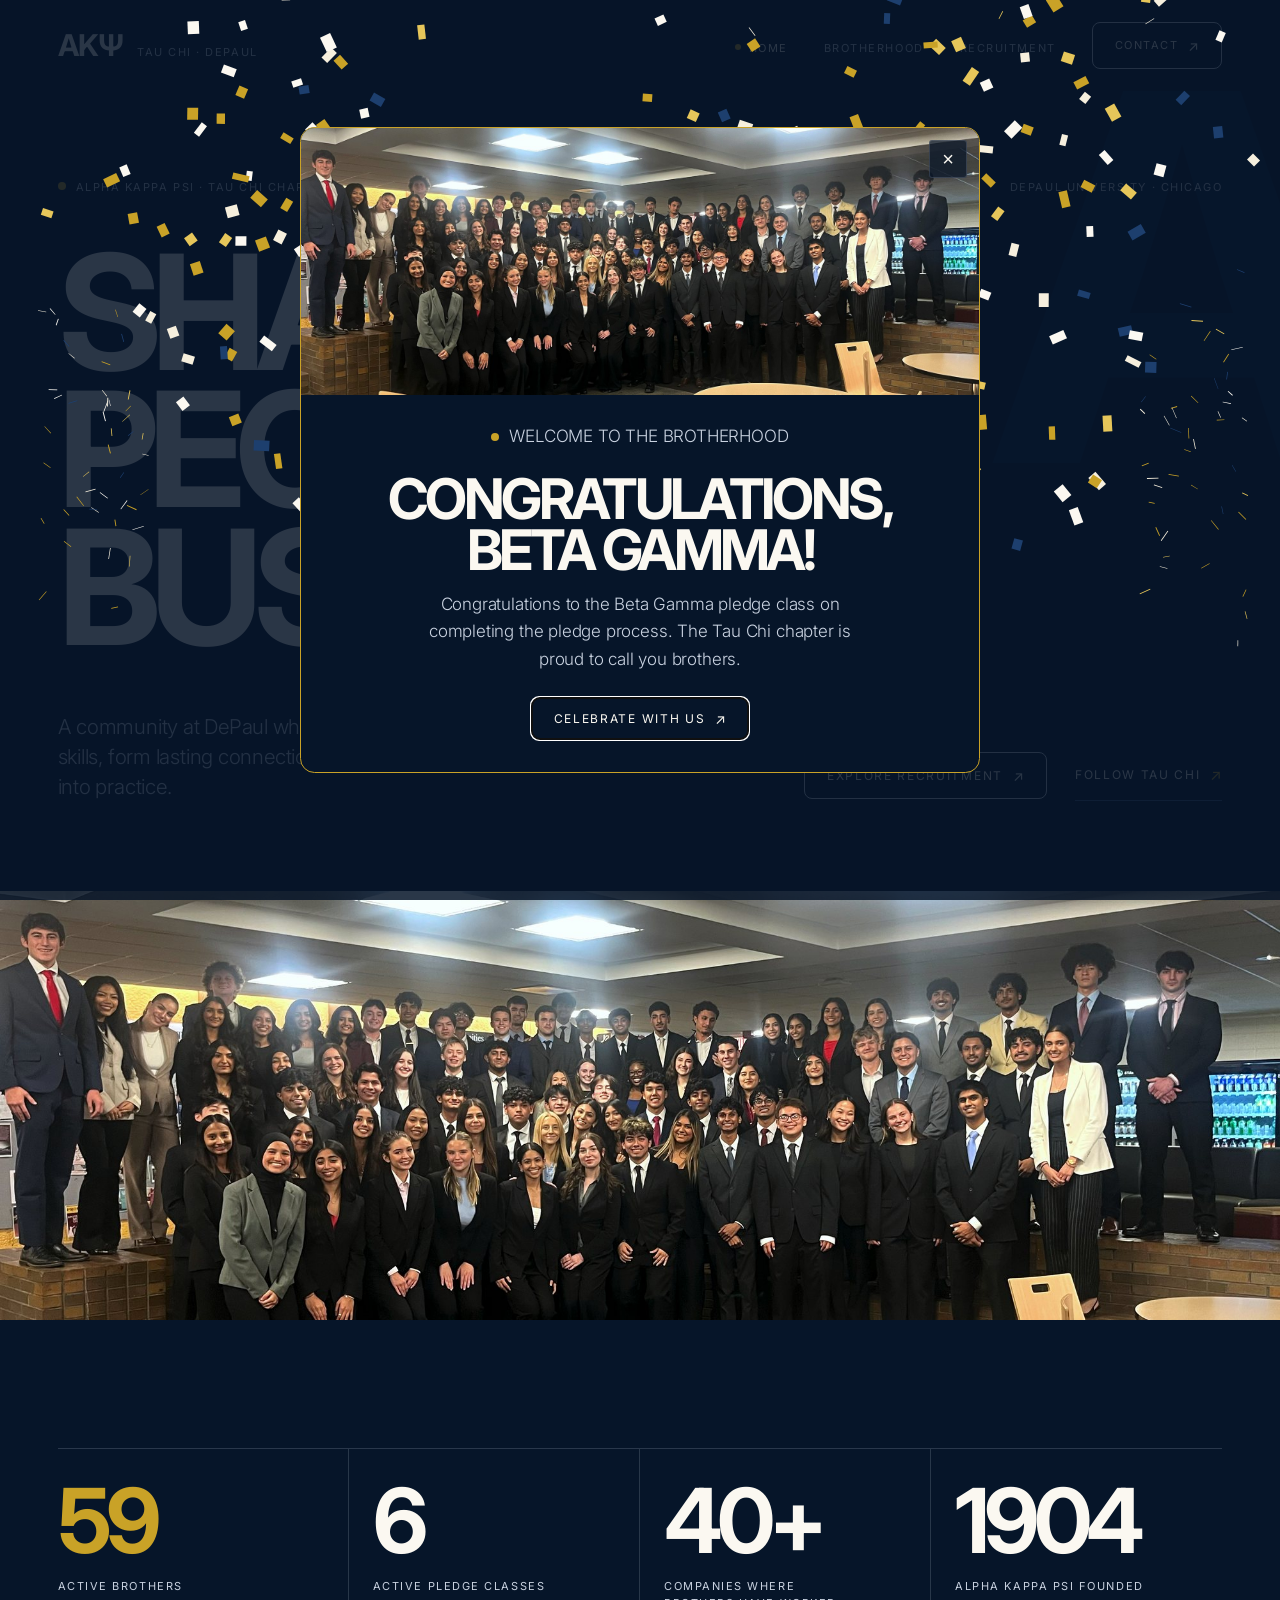
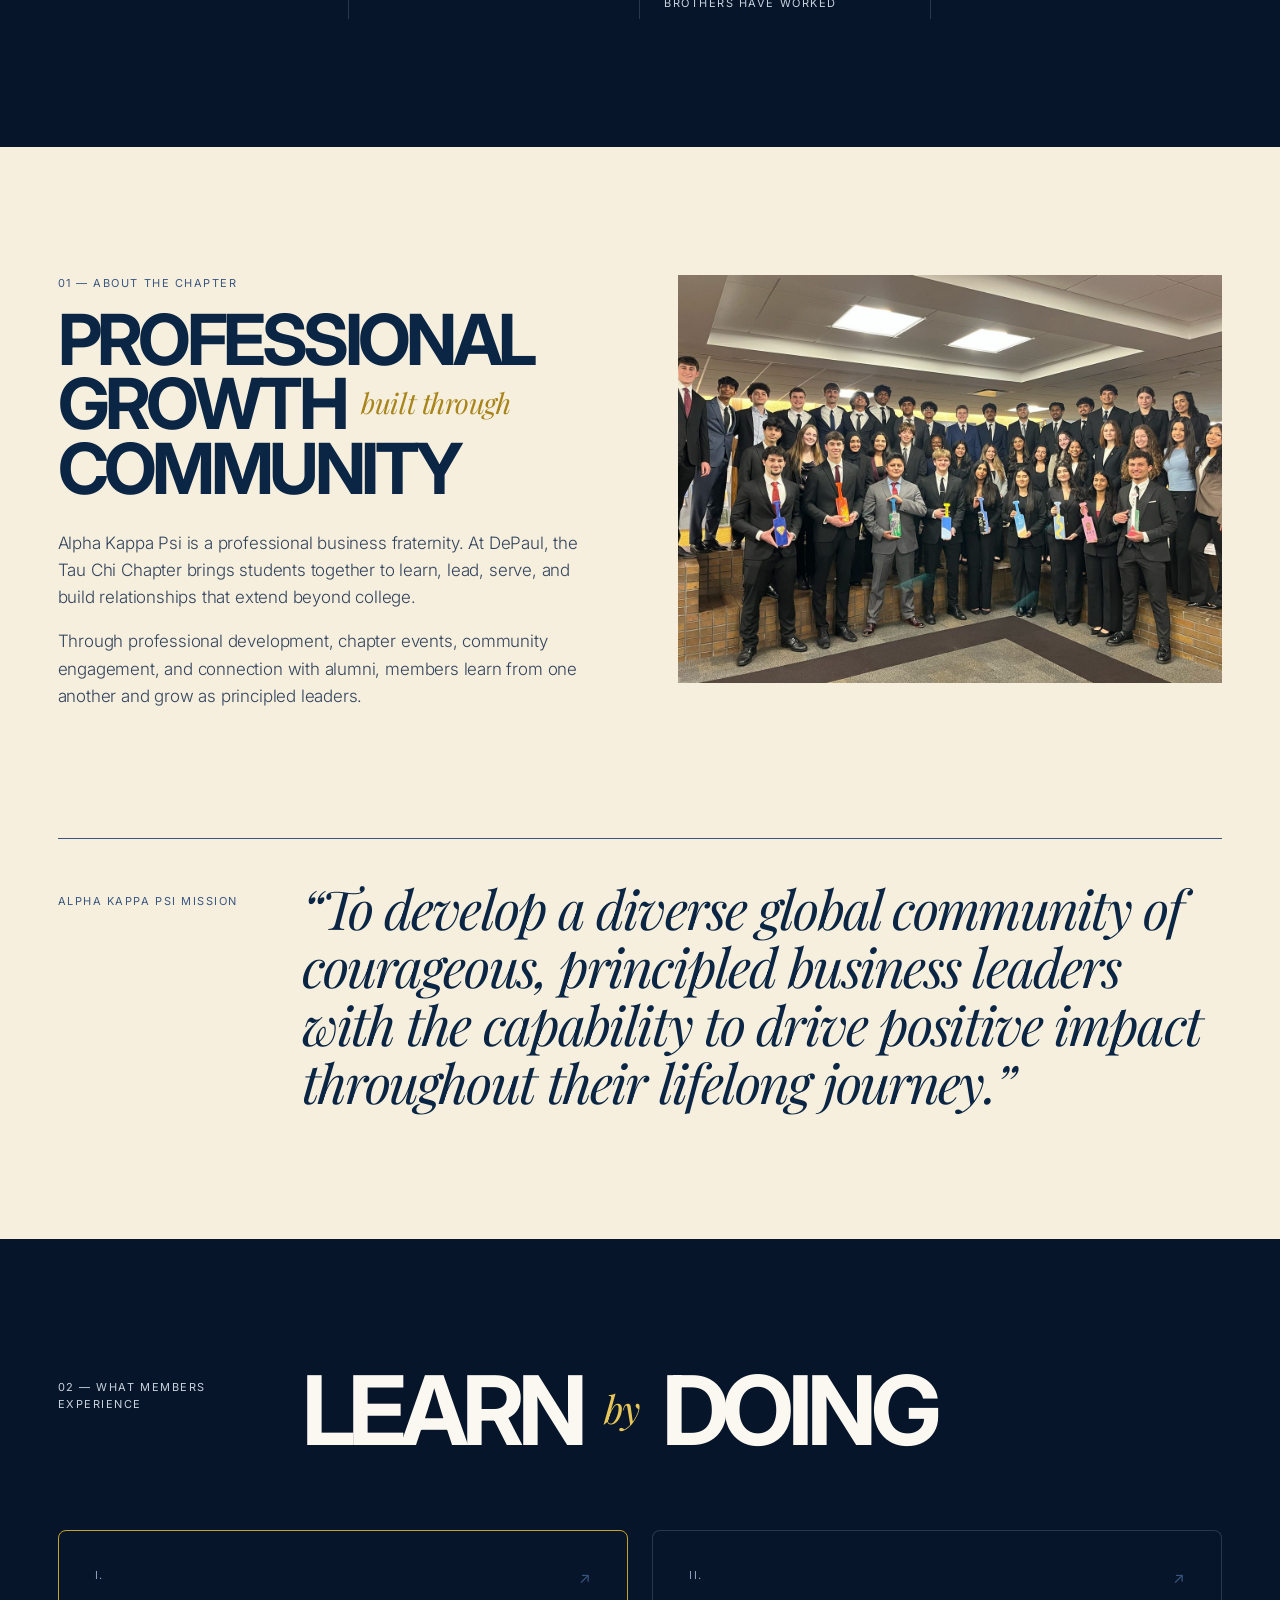
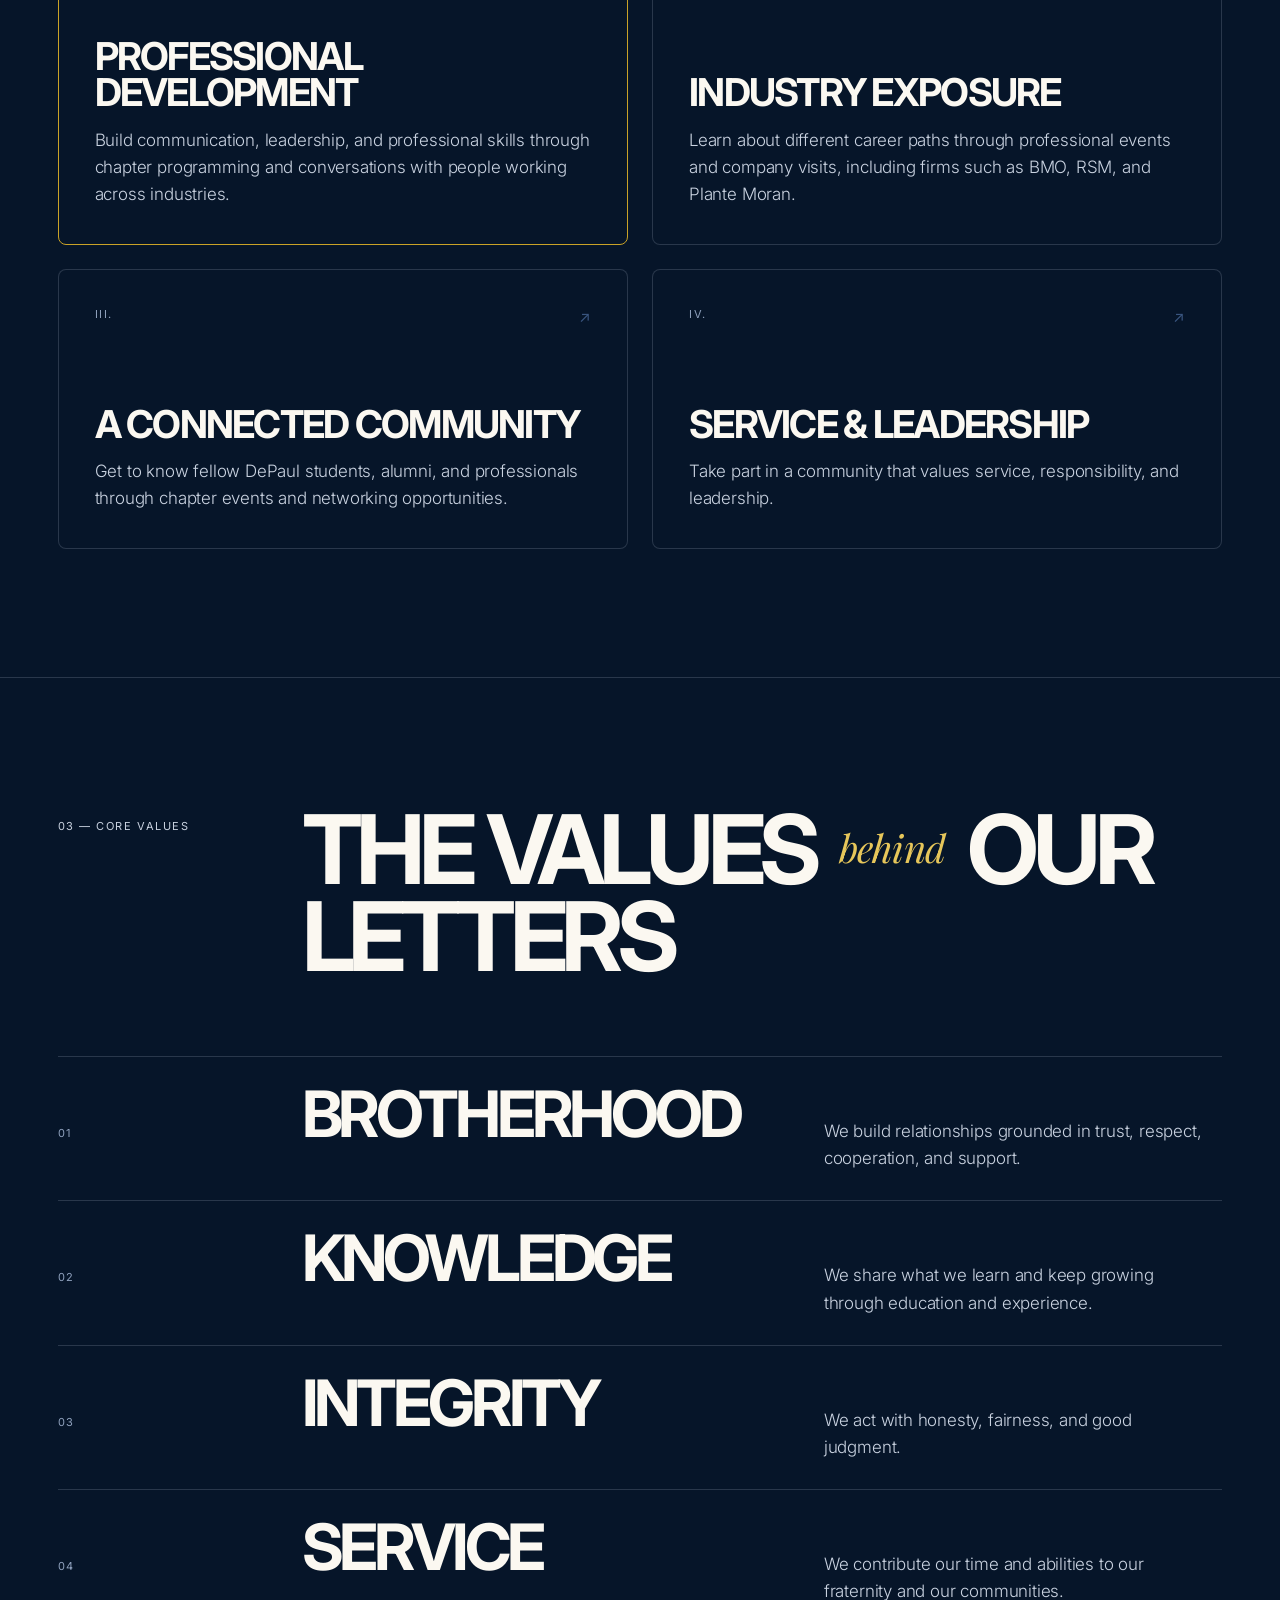
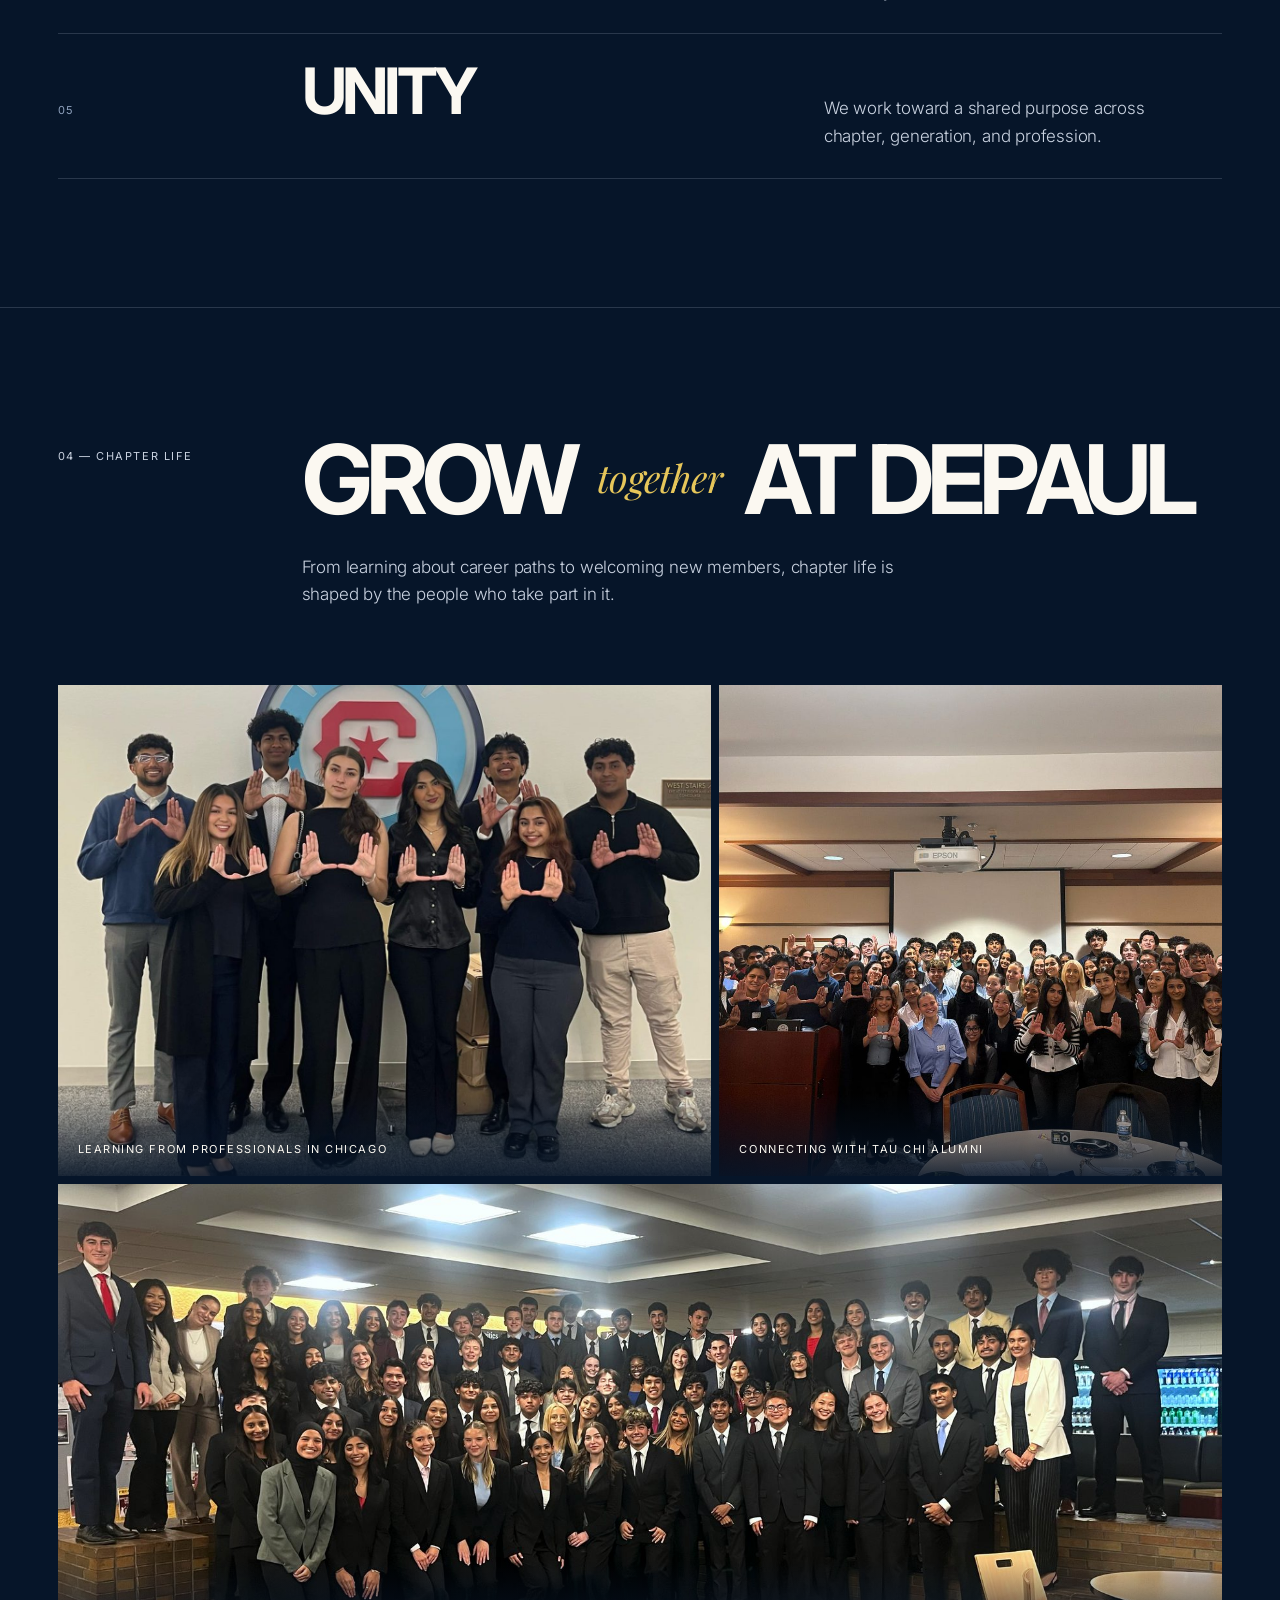
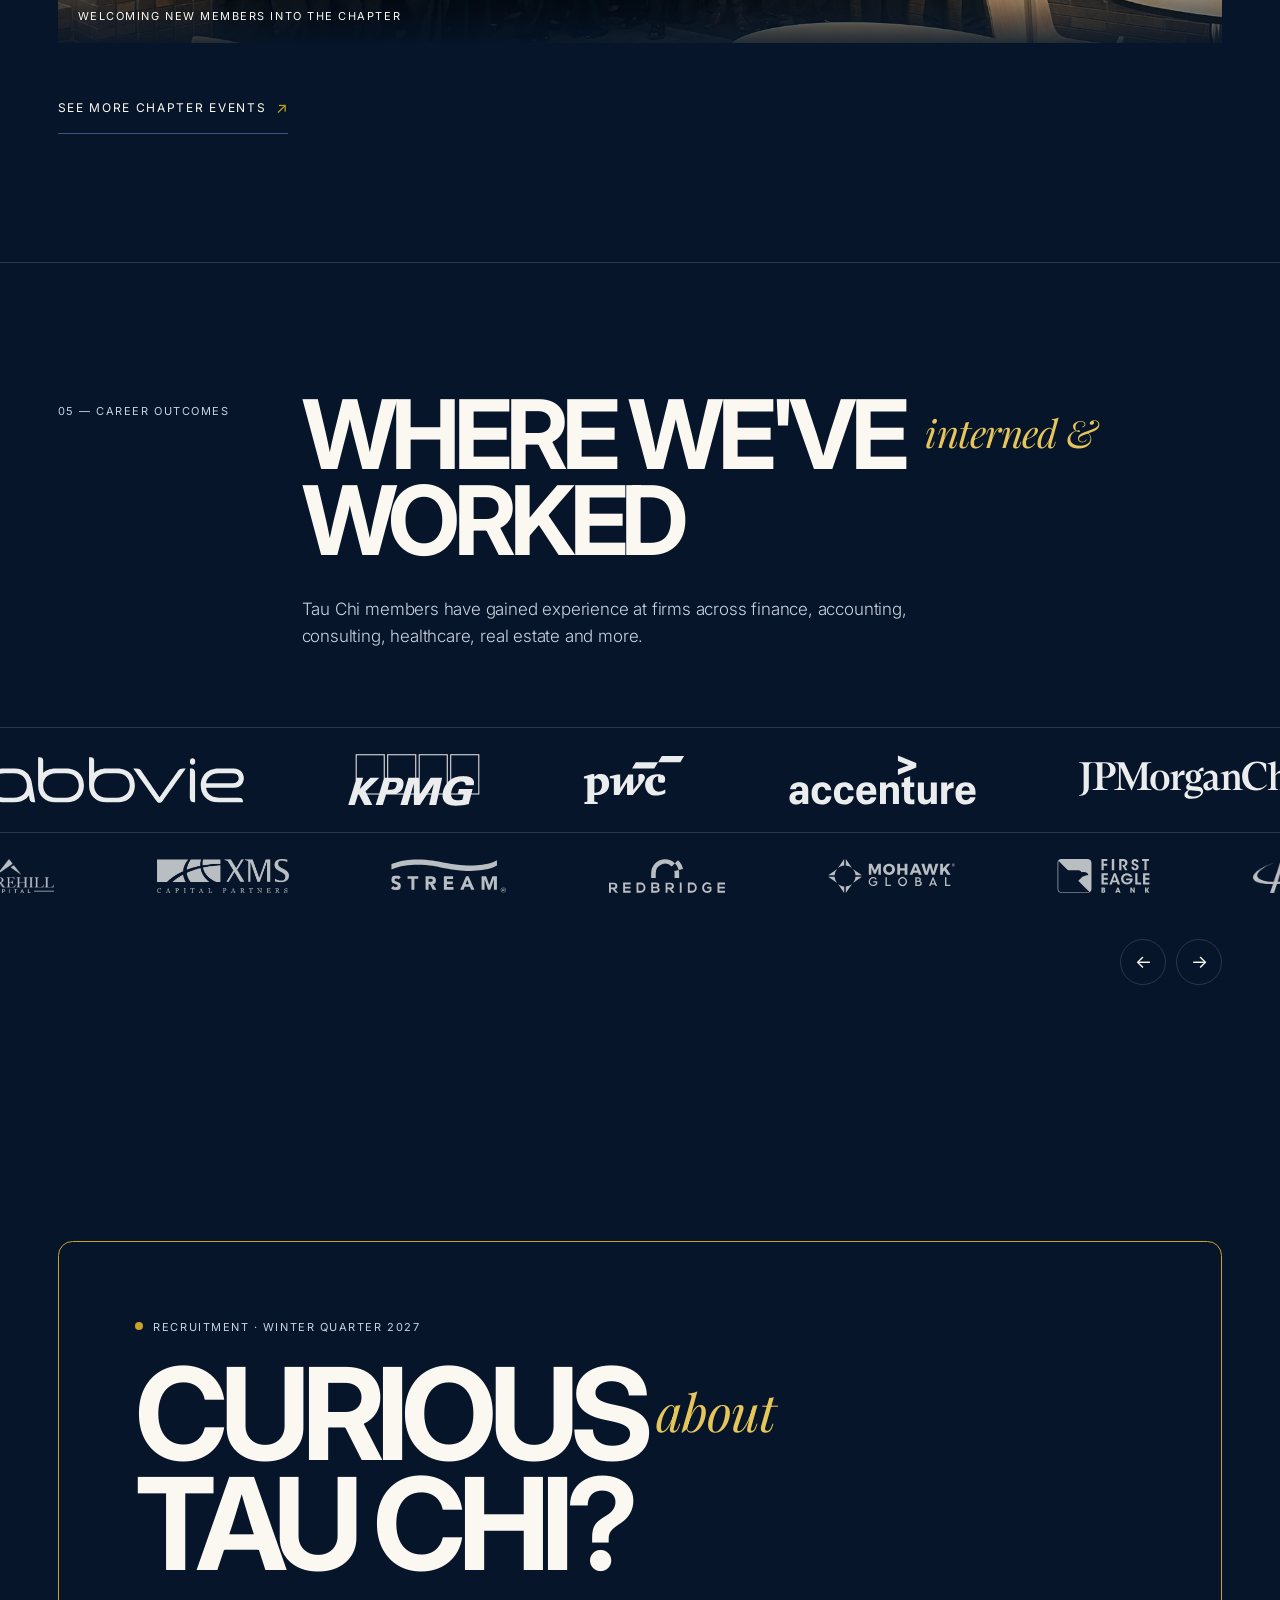
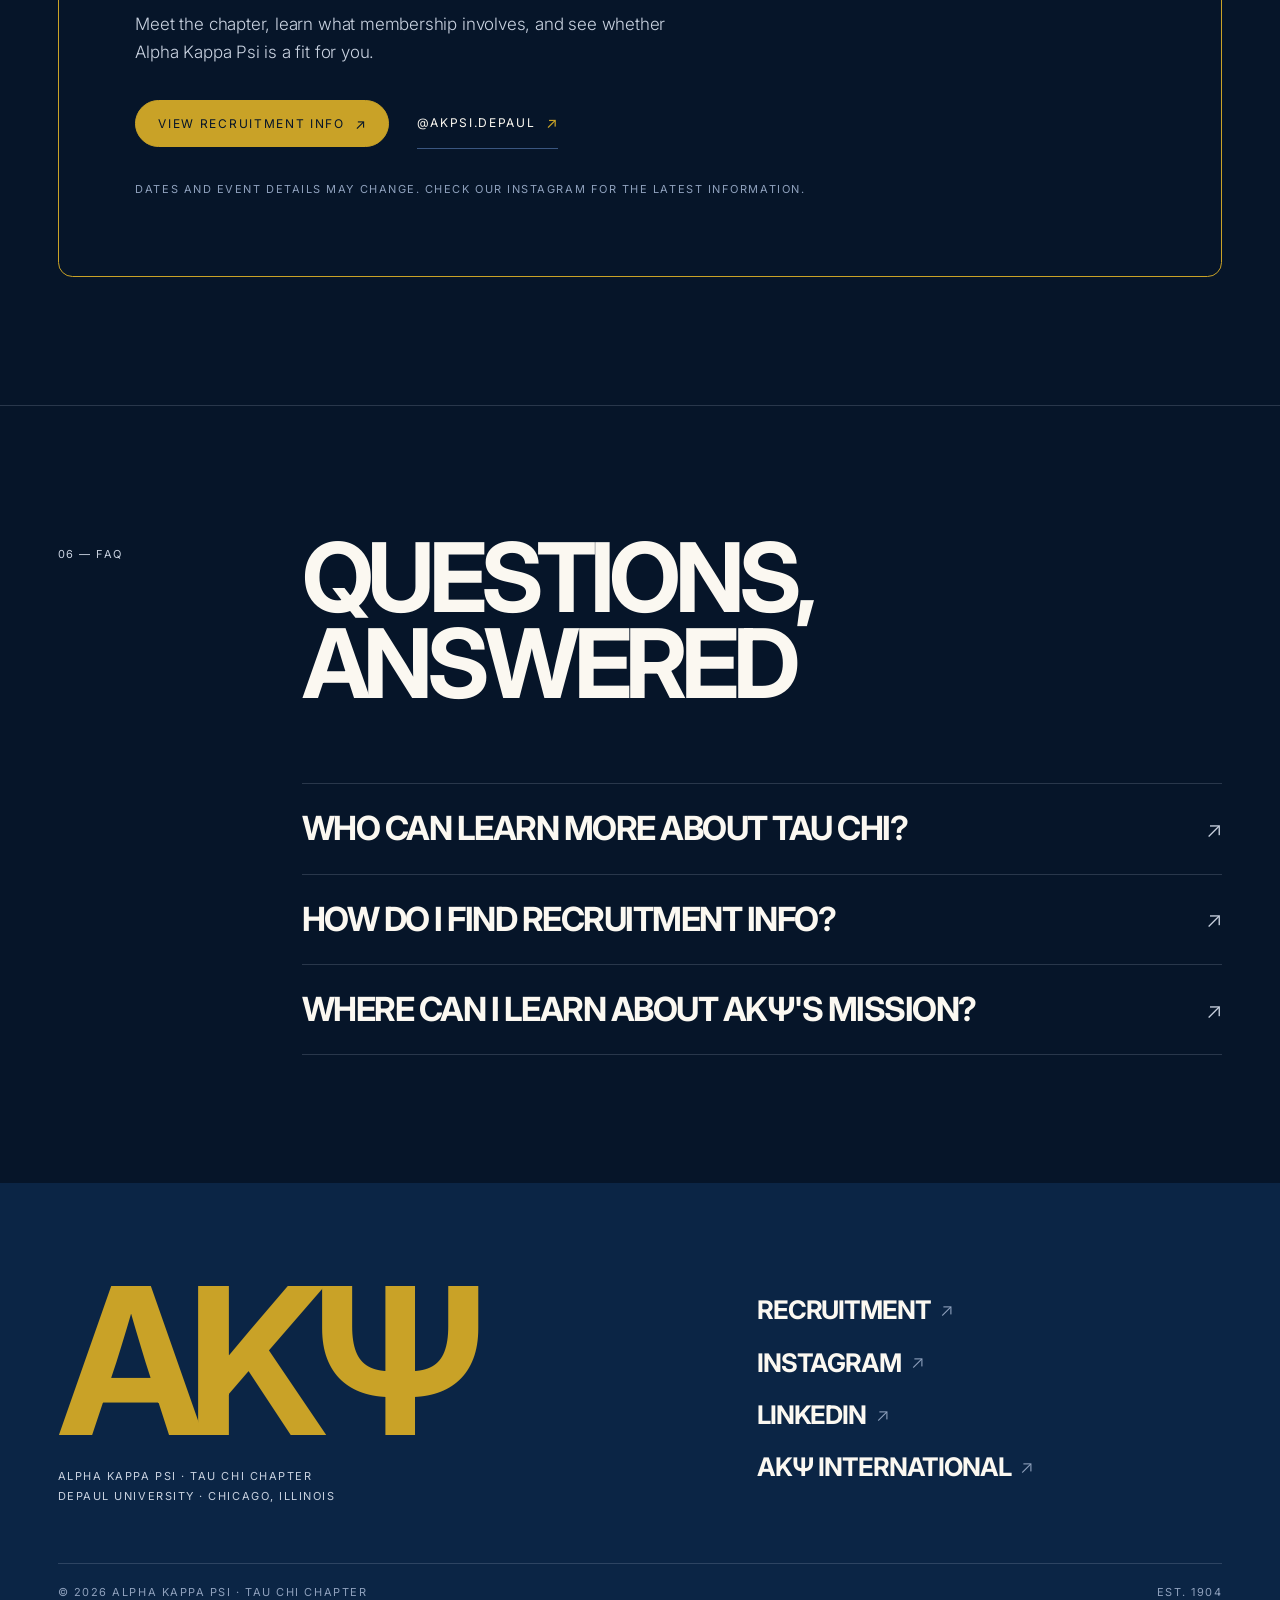
<file: index.html>
<!doctype html>
<html lang="en">
<head>
  <meta charset="utf-8">
  <meta name="viewport" content="width=device-width, initial-scale=1">
  <title>Alpha Kappa Psi | Tau Chi Chapter at DePaul University</title>
  <meta name="description" content="The Tau Chi Chapter of Alpha Kappa Psi at DePaul University: a professional business fraternity where students build professional skills, lasting connections and principled leadership.">
  <!-- Link previews + icons -->
  <link rel="canonical" href="https://depaulakpsi.org/">
  <meta property="og:type" content="website">
  <meta property="og:site_name" content="Alpha Kappa Psi · Tau Chi Chapter">
  <meta property="og:title" content="Alpha Kappa Psi | Tau Chi Chapter at DePaul University">
  <meta property="og:description" content="The Tau Chi Chapter of Alpha Kappa Psi at DePaul University: a professional business fraternity where students build professional skills, lasting connections and principled leadership.">
  <meta property="og:url" content="https://depaulakpsi.org/">
  <meta property="og:image" content="https://depaulakpsi.org/images/og-image.jpg">
  <meta property="og:image:width" content="1200">
  <meta property="og:image:height" content="630">
  <meta property="og:image:alt" content="The Tau Chi Chapter of Alpha Kappa Psi at DePaul University">
  <meta name="twitter:card" content="summary_large_image">
  <meta name="theme-color" content="#061529">
  <link rel="icon" href="favicon.ico" sizes="any">
  <link rel="icon" type="image/png" sizes="32x32" href="images/icons/favicon-32.png">
  <link rel="apple-touch-icon" href="images/icons/apple-touch-icon.png">
  <!-- /previews -->
  <script type="application/ld+json">{"@context": "https://schema.org", "@type": "Organization", "name": "Alpha Kappa Psi – Tau Chi Chapter at DePaul University", "alternateName": ["AKPsi DePaul", "Alpha Kappa Psi DePaul", "Tau Chi Chapter", "AKΨ DePaul"], "url": "https://depaulakpsi.org/", "logo": "https://depaulakpsi.org/images/icons/icon-512.png", "image": "https://depaulakpsi.org/images/og-image.jpg", "description": "The Tau Chi Chapter of Alpha Kappa Psi, a professional business fraternity at DePaul University in Chicago.", "address": {"@type": "PostalAddress", "addressLocality": "Chicago", "addressRegion": "IL", "addressCountry": "US"}, "parentOrganization": {"@type": "Organization", "name": "Alpha Kappa Psi", "url": "https://akpsi.org"}, "sameAs": ["https://www.instagram.com/akpsi.depaul/", "https://www.linkedin.com/in/akpsidepaul/"]}</script>
  <link rel="preconnect" href="https://fonts.googleapis.com">
  <link rel="preconnect" href="https://fonts.gstatic.com" crossorigin>
  <link href="https://fonts.googleapis.com/css2?family=Inter:wght@300;400;700&family=Playfair+Display:ital,wght@1,400&display=swap" rel="stylesheet">
  <link rel="stylesheet" href="css/style.css?v=22">
  <script>
    /* Intro plays once per browser session. */
    try { if (sessionStorage.getItem("introSeen")) document.documentElement.classList.add("intro-seen"); } catch (e) {}
  </script>
</head>
<body>

  <!-- ===== OPENING ANIMATION (home page only) ===== -->
  <div class="intro" aria-hidden="true">
    <div class="intro-inner">
      <div class="intro-letters"><span>Α</span><span>Κ</span><span>Ψ</span></div>
      <div class="intro-line"></div>
      <div class="intro-sub">Tau Chi Chapter · DePaul University</div>
    </div>
  </div>
  <header class="site-header">
    <nav class="nav wrap" aria-label="Main">
      <a class="brand" href="index.html"><span class="brand-letters">ΑΚΨ</span><span class="brand-text">Tau Chi · DePaul</span></a>
      <button class="nav-toggle" aria-label="Open menu" aria-expanded="false"><span></span><span></span></button>
      <ul class="nav-links">
        <li><a href="index.html">Home</a></li>
        <li><a href="brothers.html">Brotherhood</a></li>
        <li><a href="recruitment.html">Recruitment</a></li>
        <li><a class="btn-line" href="#contact">Contact</a></li>
      </ul>
    </nav>
  </header>

  <section class="hero hero-home">
    <div class="hero-mark" aria-hidden="true">Α</div>
    <div class="wrap">
      <div class="hero-top">
        <span class="label"><span class="dot"></span>Alpha Kappa Psi · Tau Chi Chapter</span>
        <span class="label">DePaul University · Chicago</span>
      </div>
      <h1>
        <span class="row">Shaping</span>
        <span class="row">people<em>&amp; shaping</em></span>
        <span class="row">business<span class="red-dot"></span></span>
      </h1>
      <div class="hero-foot">
        <p class="lead">A community at DePaul where students build professional skills, form lasting connections, and put principled leadership into practice.</p>
        <div class="actions">
          <a class="btn-line" data-linktree>Explore recruitment</a>
          <a class="cta-link" data-instagram target="_blank" rel="noopener">Follow Tau Chi</a>
        </div>
      </div>
    </div>
    <div class="hero-media"><img src="images/chapter/hero.jpg?v=2" alt="The Tau Chi Chapter of Alpha Kappa Psi with its newest pledge class"></div>
  </section>

  <section aria-label="Chapter at a glance">
    <div class="wrap">
      <div class="stats-row">
        <div class="stat-item"><strong data-count="brothers">0</strong><span>Active brothers</span></div>
        <div class="stat-item"><strong data-count="classes">0</strong><span>Active pledge classes</span></div>
        <div class="stat-item"><strong data-count="companies" data-suffix="+">0</strong><span>Companies where brothers have worked</span></div>
        <div class="stat-item"><strong data-count="founded" data-static="1904">1904</strong><span>Alpha Kappa Psi founded</span></div>
      </div>
    </div>
  </section>

  <section id="about" class="linen">
    <div class="wrap">
      <div class="split">
        <div>
          <span class="label">01 — About the chapter</span>
          <h2>Professional growth <em>built through</em> community</h2>
          <p>Alpha Kappa Psi is a professional business fraternity. At DePaul, the Tau Chi Chapter brings students together to learn, lead, serve, and build relationships that extend beyond college.</p>
          <p>Through professional development, chapter events, community engagement, and connection with alumni, members learn from one another and grow as principled leaders.</p>
        </div>
        <div class="photo-frame"><img src="images/chapter/about.jpg" alt="The Tau Chi Chapter of Alpha Kappa Psi" onerror="this.remove()"></div>
      </div>
      <figure class="pull-quote">
        <figcaption>Alpha Kappa Psi mission</figcaption>
        <blockquote>“To develop a diverse global community of courageous, principled business leaders with the capability to drive positive impact throughout their lifelong journey.”</blockquote>
      </figure>
    </div>
  </section>

  <section id="experience">
    <div class="wrap">
      <div class="sec-head section-head"><span class="label">02 — What members experience</span><h2>Learn <em>by</em> doing</h2></div>
      <div class="cards">
        <div class="card featured"><span class="num">i.</span><h3>Professional development</h3><p>Build communication, leadership, and professional skills through chapter programming and conversations with people working across industries.</p></div>
        <div class="card"><span class="num">ii.</span><h3>Industry exposure</h3><p>Learn about different career paths through professional events and company visits, including firms such as BMO, RSM, and Plante Moran.</p></div>
        <div class="card"><span class="num">iii.</span><h3>A connected community</h3><p>Get to know fellow DePaul students, alumni, and professionals through chapter events and networking opportunities.</p></div>
        <div class="card"><span class="num">iv.</span><h3>Service &amp; leadership</h3><p>Take part in a community that values service, responsibility, and leadership.</p></div>
      </div>
    </div>
  </section>

  <section id="values" class="rule">
    <div class="wrap">
      <div class="sec-head section-head"><span class="label">03 — Core values</span><h2>The values <em>behind</em> our letters</h2></div>
      <div class="values">
        <div class="value"><span class="num">01</span><h3>Brotherhood</h3><p>We build relationships grounded in trust, respect, cooperation, and support.</p></div>
        <div class="value"><span class="num">02</span><h3>Knowledge</h3><p>We share what we learn and keep growing through education and experience.</p></div>
        <div class="value"><span class="num">03</span><h3>Integrity</h3><p>We act with honesty, fairness, and good judgment.</p></div>
        <div class="value"><span class="num">04</span><h3>Service</h3><p>We contribute our time and abilities to our fraternity and our communities.</p></div>
        <div class="value"><span class="num">05</span><h3>Unity</h3><p>We work toward a shared purpose across chapter, generation, and profession.</p></div>
      </div>
    </div>
  </section>

  <section id="chapter-life" class="rule">
    <div class="wrap">
      <div class="sec-head section-head"><span class="label">04 — Chapter life</span><h2>Grow <em>together</em> at DePaul</h2><p>From learning about career paths to welcoming new members, chapter life is shaped by the people who take part in it.</p></div>
      <div class="life-grid">
        <figure><img src="images/events/chicago-fire-1.jpg" alt="Tau Chi members at the Chicago Fire FC offices" loading="lazy"><figcaption>Learning from professionals in Chicago</figcaption></figure>
        <figure><img src="images/chapter/life-alumni.jpg" alt="Members and alumni at the Tau Chi alumni mixer" loading="lazy"><figcaption>Connecting with Tau Chi alumni</figcaption></figure>
        <figure class="wide"><img src="images/chapter/life-new-members-2.jpg" alt="The Tau Chi chapter with its newest pledge class" loading="lazy"><figcaption>Welcoming new members into the chapter</figcaption></figure>
      </div>
      <p class="life-more"><a class="cta-link" href="events.html">See more chapter events</a></p>
    </div>
  </section>

  <section id="placements-section" class="rule">
    <div class="wrap">
      <div class="sec-head section-head"><span class="label">05 — Career outcomes</span><h2>Where we've <em>interned &amp;</em> worked</h2><p>Tau Chi members have gained experience at firms across finance, accounting, consulting, healthcare, real estate and more.</p></div>
    </div>
    <div id="placements"></div>
  </section>

  <section class="cta" id="recruit">
    <div class="wrap">
      <div class="cta-box">
        <span class="label"><span class="dot"></span>Recruitment · <span data-semester></span></span>
        <h2>Curious<em>about</em><br>Tau Chi?</h2>
        <p>Meet the chapter, learn what membership involves, and see whether Alpha Kappa Psi is a fit for you.</p>
        <div class="actions">
          <a class="btn-line btn-solid" data-linktree>View recruitment info</a>
          <a class="cta-link" data-instagram target="_blank" rel="noopener">@akpsi.depaul</a>
        </div>
        <p class="fine-print">Dates and event details may change. Check our Instagram for the latest information.</p>
      </div>
    </div>
  </section>

  <section id="faq" class="rule">
    <div class="wrap">
      <div class="sec-head section-head"><span class="label">06 — FAQ</span><h2>Questions, answered</h2></div>
      <div class="faq-wrap"><span></span>
      <div class="faq">
        <details><summary>Who can learn more about Tau Chi?</summary><p>DePaul students interested in professional growth, leadership, service, and community are welcome to explore the chapter.</p></details>
        <details><summary>How do I find recruitment info?</summary><p>Visit the <a data-linktree>Recruitment page</a> or follow our <a data-instagram target="_blank" rel="noopener">Instagram</a> for current interest forms and event updates.</p></details>
        <details><summary>Where can I learn about AKΨ's mission?</summary><p>Visit the <a href="https://akpsi.org" target="_blank" rel="noopener">national Alpha Kappa Psi website</a> for the fraternity’s mission, vision, and core values.</p></details>
      </div></div>
    </div>
  </section>

  <footer class="site-footer" id="contact">
    <div class="wrap">
      <div class="footer-grid">
        <div>
          <span class="brand-letters">ΑΚΨ</span>
          <p class="footer-name">Alpha Kappa Psi · Tau Chi Chapter<br>DePaul University · Chicago, Illinois</p>
        </div>
        <div class="footer-links">
          <a data-linktree>Recruitment</a>
          <a data-instagram target="_blank" rel="noopener">Instagram</a>
          <a data-linkedin target="_blank" rel="noopener">LinkedIn</a>
          <a href="https://akpsi.org" target="_blank" rel="noopener">AKΨ International</a>
          <a data-depaul-orgs target="_blank" rel="noopener">DePaul Student Orgs</a>
        </div>
      </div>
      <div class="footer-bottom"><span>© <span data-year></span> Alpha Kappa Psi · Tau Chi Chapter</span><span>Est. 1904</span></div>
    </div>
  </footer>

  <script src="data/site-data.js?v=9"></script>
  <script src="js/main.js?v=8"></script>
  <script src="js/congrats.js?v=3"></script>
</body>
</html>
</file>
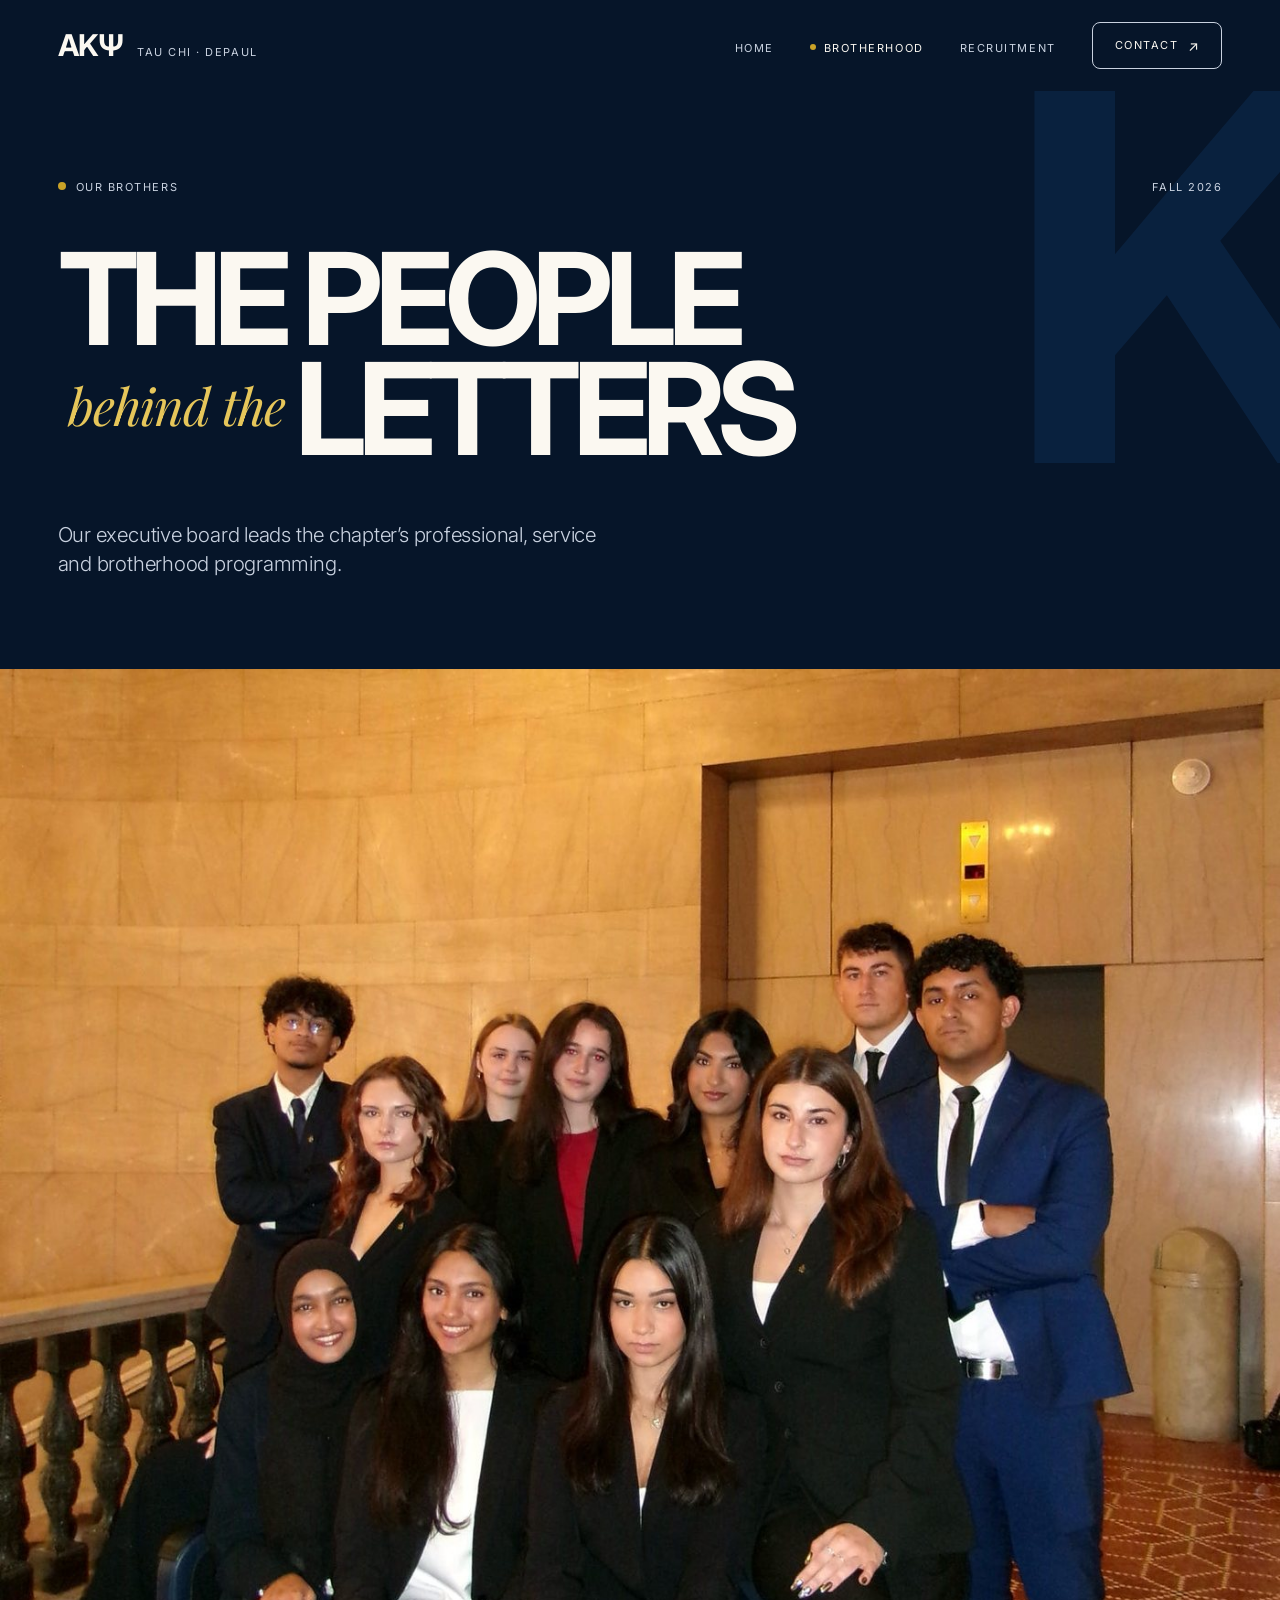
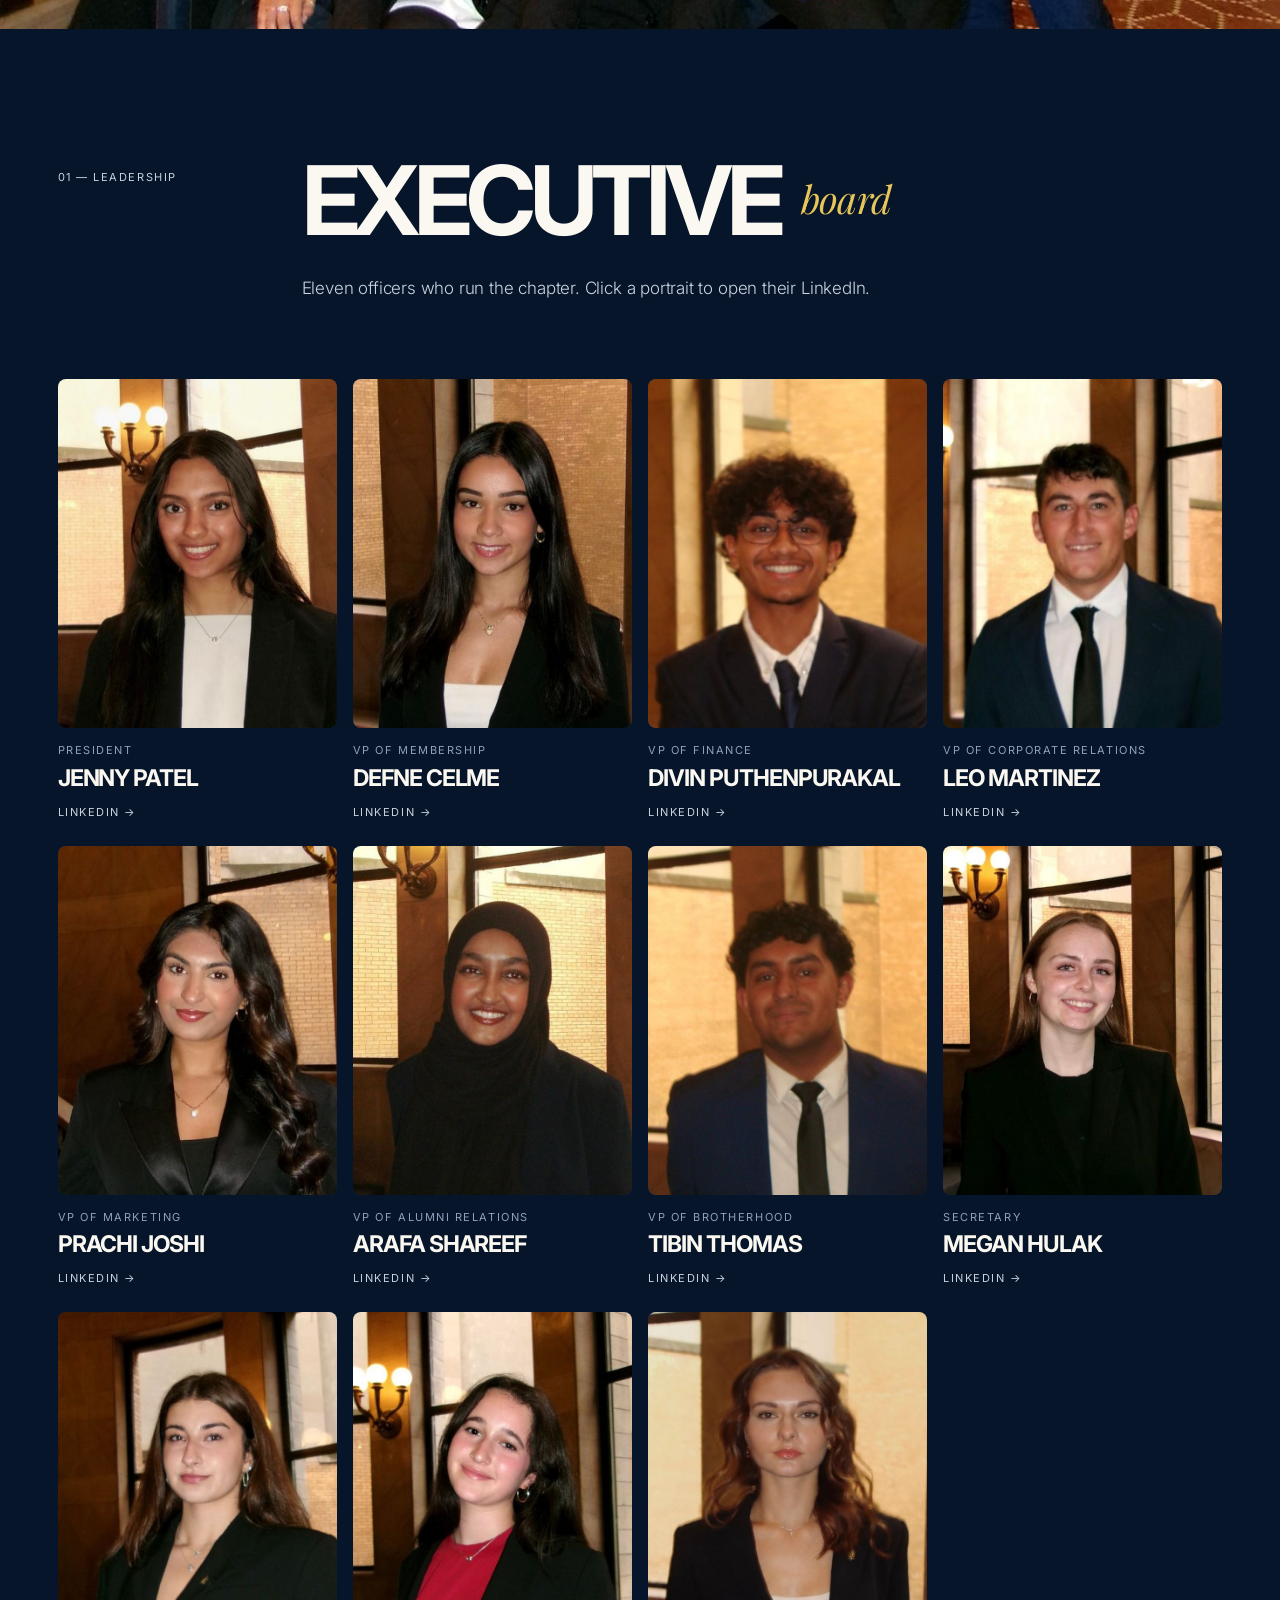
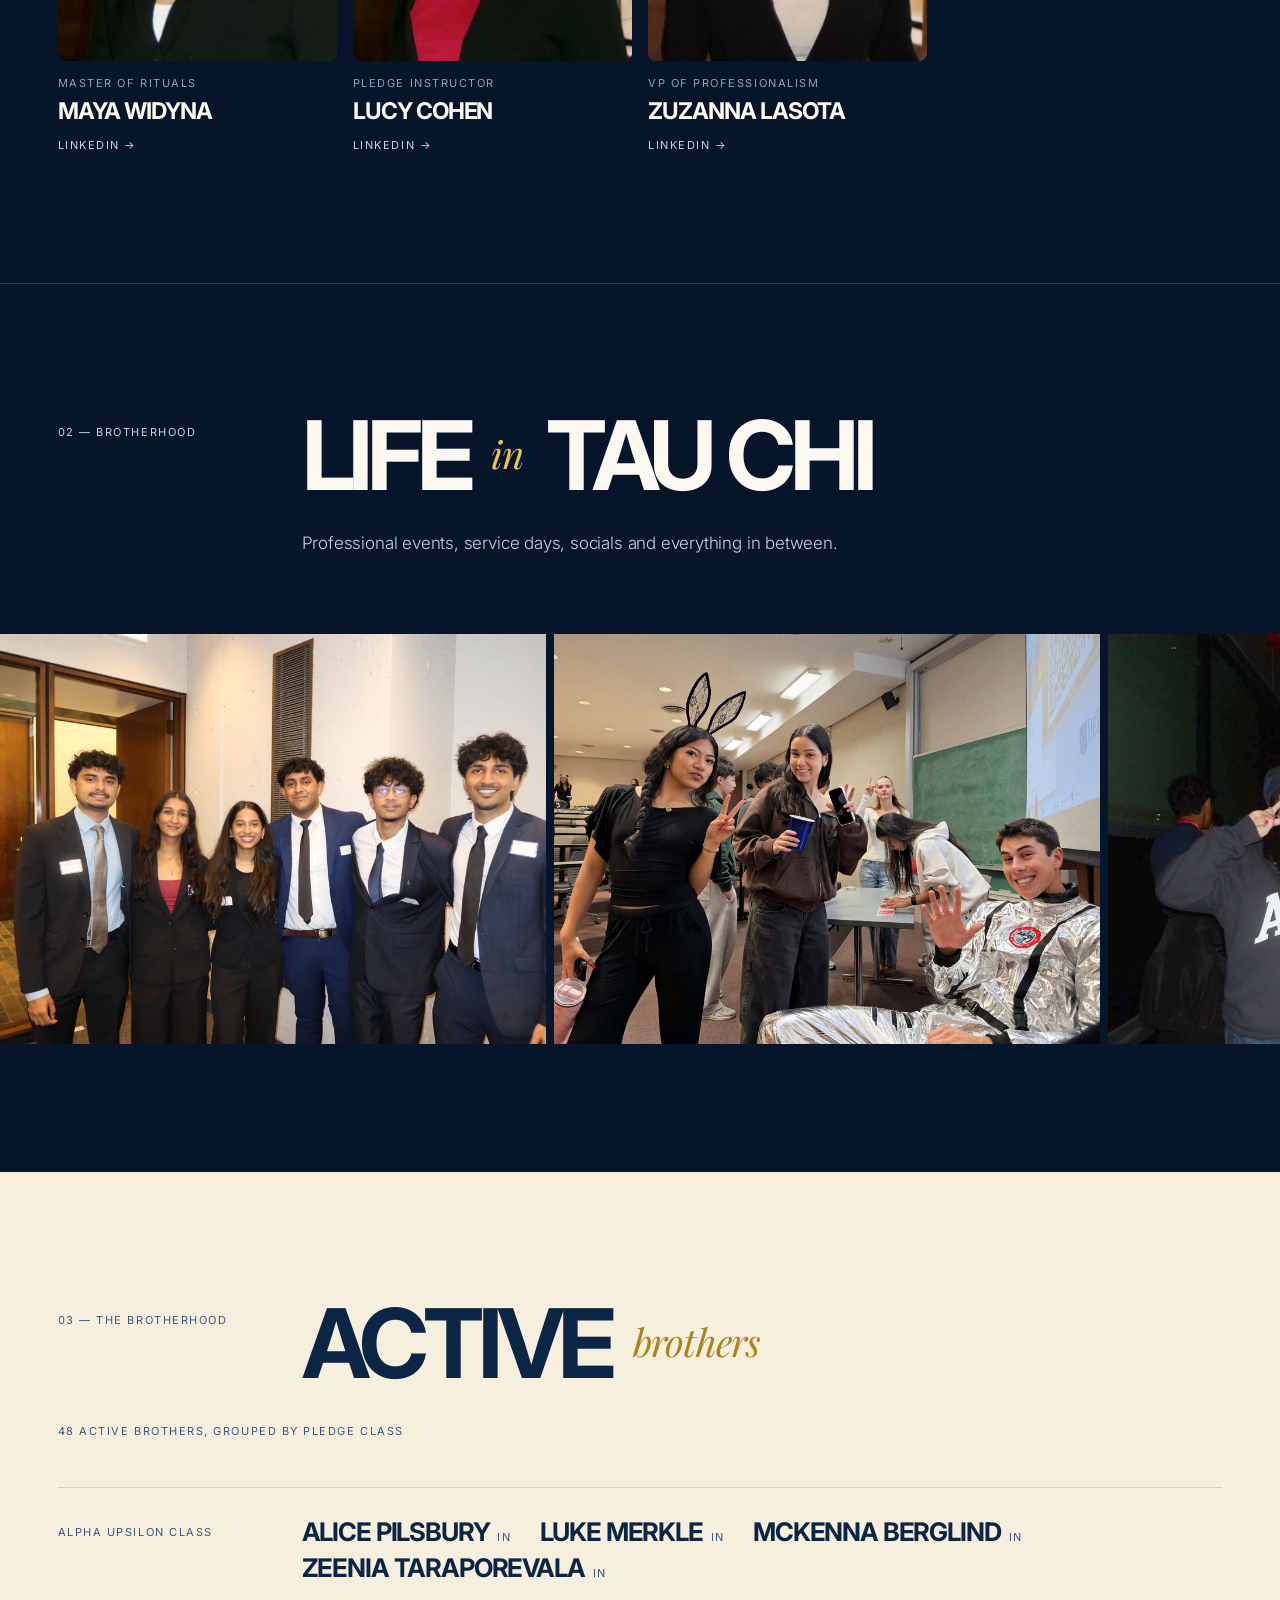
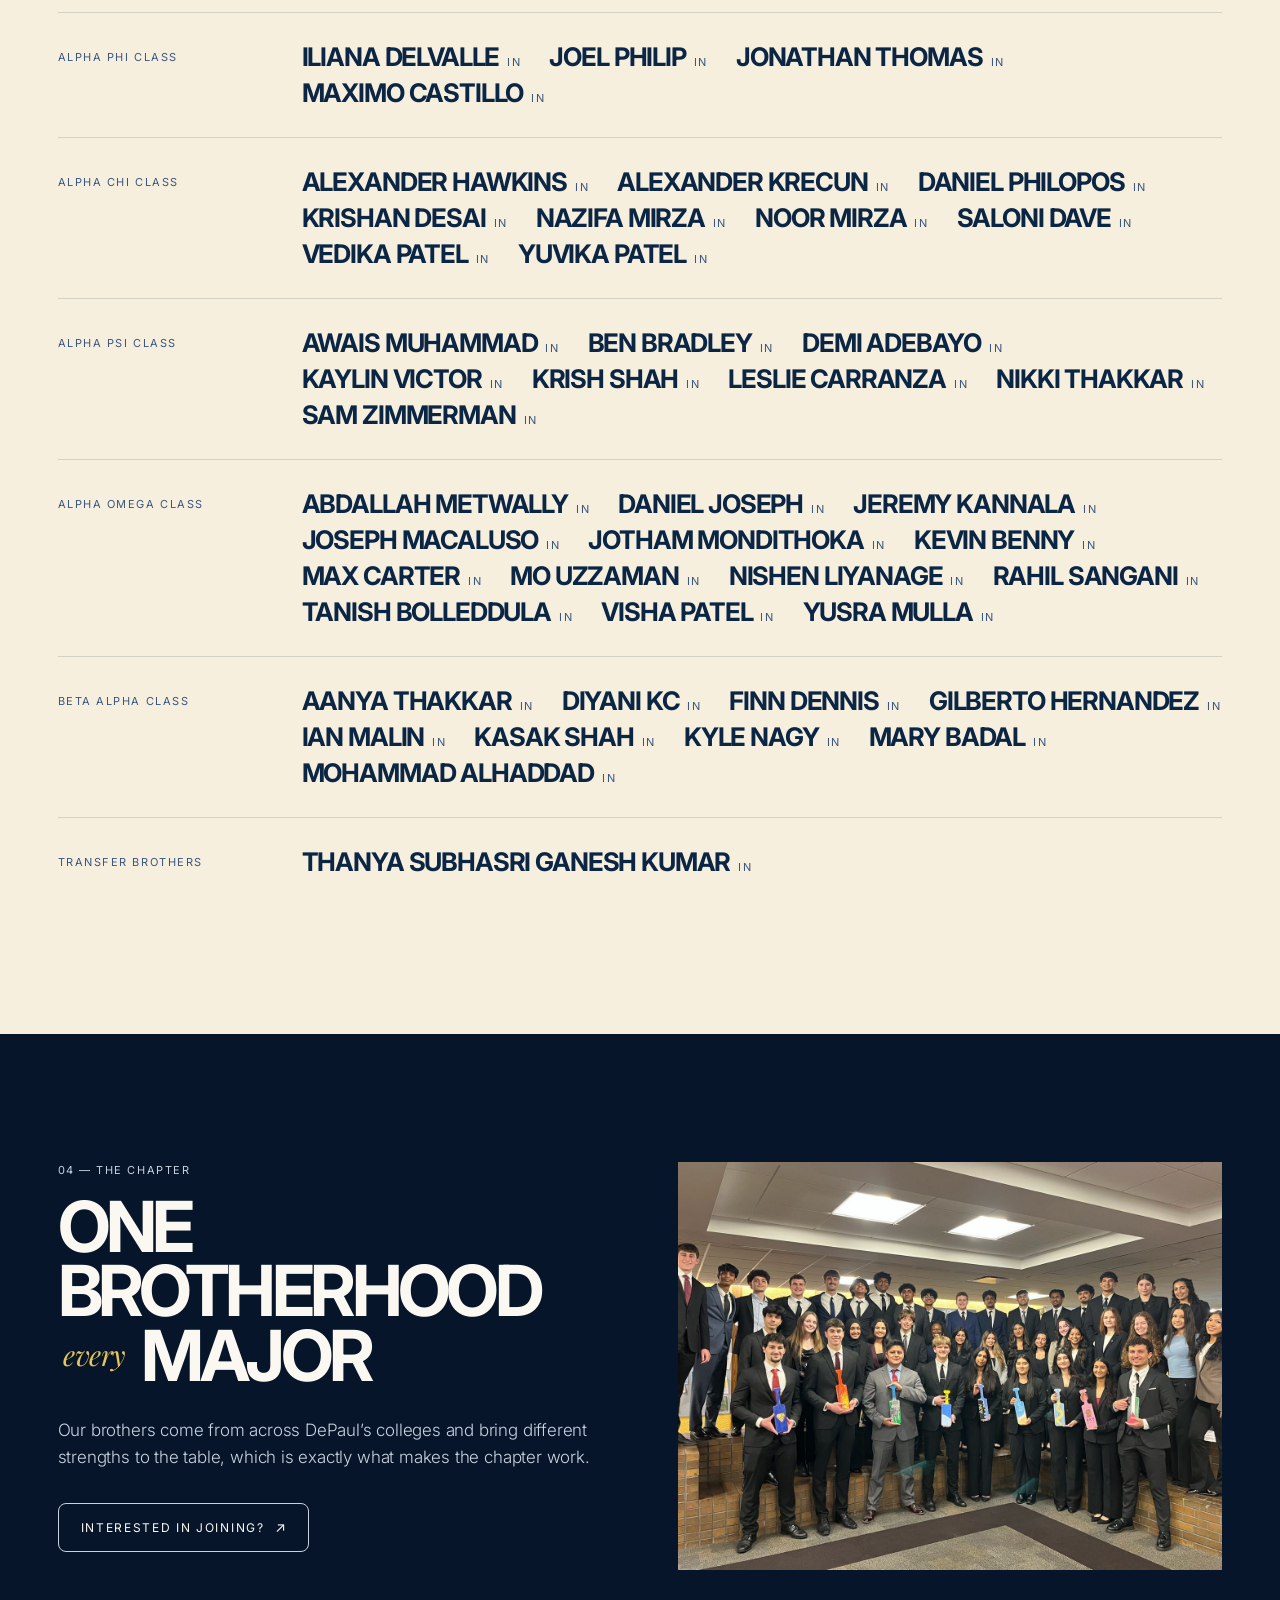
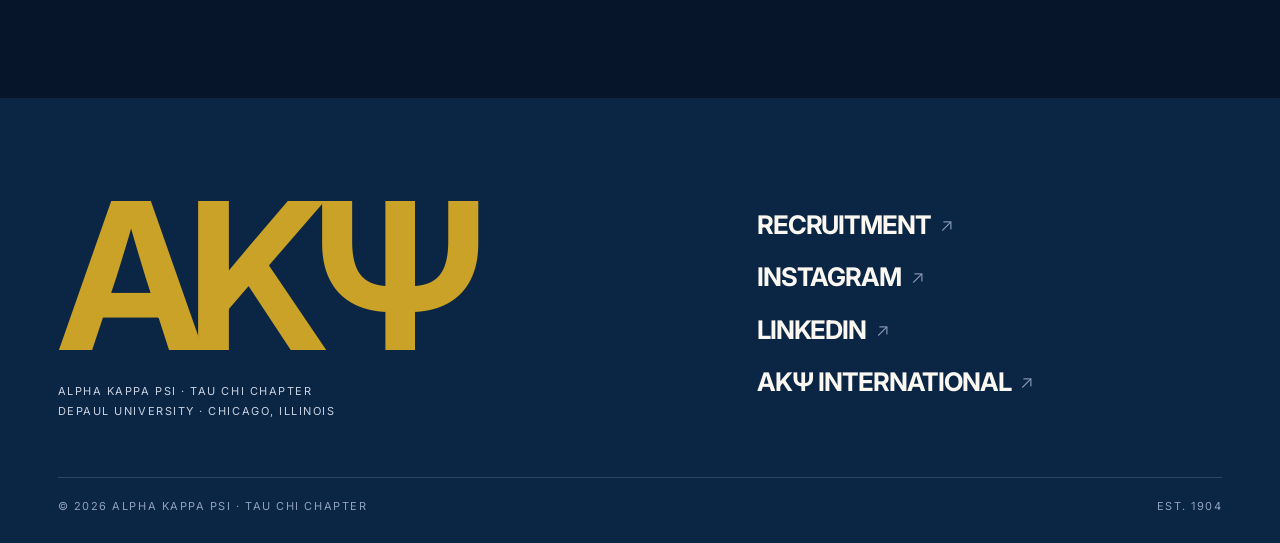
<file: brothers.html>
<!doctype html>
<html lang="en">
<head>
  <meta charset="utf-8">
  <meta name="viewport" content="width=device-width, initial-scale=1">
  <title>Brotherhood | Alpha Kappa Psi Tau Chi, DePaul</title>
  <meta name="description" content="Meet the Fall 2026 executive board and the brothers of Alpha Kappa Psi&#x27;s Tau Chi Chapter at DePaul University.">
  <!-- Link previews + icons -->
  <link rel="canonical" href="https://depaulakpsi.org/brothers.html">
  <meta property="og:type" content="website">
  <meta property="og:site_name" content="Alpha Kappa Psi · Tau Chi Chapter">
  <meta property="og:title" content="Brotherhood | Alpha Kappa Psi Tau Chi, DePaul">
  <meta property="og:description" content="Meet the Fall 2026 executive board and the brothers of Alpha Kappa Psi&#x27;s Tau Chi Chapter at DePaul University.">
  <meta property="og:url" content="https://depaulakpsi.org/brothers.html">
  <meta property="og:image" content="https://depaulakpsi.org/images/og-image.jpg">
  <meta property="og:image:width" content="1200">
  <meta property="og:image:height" content="630">
  <meta property="og:image:alt" content="The Tau Chi Chapter of Alpha Kappa Psi at DePaul University">
  <meta name="twitter:card" content="summary_large_image">
  <meta name="theme-color" content="#061529">
  <link rel="icon" href="favicon.ico" sizes="any">
  <link rel="icon" type="image/png" sizes="32x32" href="images/icons/favicon-32.png">
  <link rel="apple-touch-icon" href="images/icons/apple-touch-icon.png">
  <!-- /previews -->
  <link rel="preconnect" href="https://fonts.googleapis.com">
  <link rel="preconnect" href="https://fonts.gstatic.com" crossorigin>
  <link href="https://fonts.googleapis.com/css2?family=Inter:wght@300;400;700&family=Playfair+Display:ital,wght@1,400&display=swap" rel="stylesheet">
  <link rel="stylesheet" href="css/style.css?v=22">
</head>
<body>
  <header class="site-header">
    <nav class="nav wrap" aria-label="Main">
      <a class="brand" href="index.html"><span class="brand-letters">ΑΚΨ</span><span class="brand-text">Tau Chi · DePaul</span></a>
      <button class="nav-toggle" aria-label="Open menu" aria-expanded="false"><span></span><span></span></button>
      <ul class="nav-links">
        <li><a href="index.html">Home</a></li>
        <li><a href="brothers.html">Brotherhood</a></li>
        <li><a href="recruitment.html">Recruitment</a></li>
        <li><a class="btn-line" href="#contact">Contact</a></li>
      </ul>
    </nav>
  </header>

  <section class="hero page-hero">
    <div class="hero-mark" aria-hidden="true">Κ</div>
    <div class="wrap">
      <div class="hero-top"><span class="label"><span class="dot"></span>Our brothers</span><span class="label">Fall 2026</span></div>
      <h1>
        <span class="row">The people</span>
        <span class="row"><em>behind the</em>letters</span>
      </h1>
      <div class="hero-foot"><p class="lead">Our executive board leads the chapter’s professional, service and brotherhood programming.</p></div>
    </div>
    <div class="hero-media"><img src="images/chapter/eboard.jpg" alt="The Fall 2026 Alpha Kappa Psi DePaul executive board"></div>
  </section>

  <section>
    <div class="wrap">
      <div class="sec-head section-head"><span class="label">01 — Leadership</span><h2>Executive <em>board</em></h2><p>Eleven officers who run the chapter. Click a portrait to open their LinkedIn.</p></div>
      <div id="exec-grid" class="exec-grid"></div>
    </div>
  </section>

  <section id="gallery-section" class="rule">
    <div class="wrap"><div class="sec-head section-head"><span class="label">02 — Brotherhood</span><h2>Life <em>in</em> Tau Chi</h2><p>Professional events, service days, socials and everything in between.</p></div></div>
    <div id="photo-strip" class="photo-strip"></div>
  </section>

  <section id="roster-section" class="linen">
    <div class="wrap">
      <div class="sec-head section-head"><span class="label">03 — The brotherhood</span><h2>Active <em>brothers</em></h2></div>
      <p class="roster-count" id="roster-count"></p>
      <div id="roster"></div>
    </div>
  </section>

  <section>
    <div class="wrap split">
      <div>
        <span class="label">04 — The chapter</span>
        <h2>One brotherhood <em>every</em> major</h2>
        <p>Our brothers come from across DePaul’s colleges and bring different strengths to the table, which is exactly what makes the chapter work.</p>
        <p style="margin-top:32px"><a class="btn-line" href="recruitment.html">Interested in joining?</a></p>
      </div>
      <div class="photo-frame"><img src="images/chapter/chapter.jpg" alt="The full Alpha Kappa Psi DePaul chapter" onerror="this.remove()"></div>
    </div>
  </section>

  <footer class="site-footer" id="contact">
    <div class="wrap">
      <div class="footer-grid">
        <div>
          <span class="brand-letters">ΑΚΨ</span>
          <p class="footer-name">Alpha Kappa Psi · Tau Chi Chapter<br>DePaul University · Chicago, Illinois</p>
        </div>
        <div class="footer-links">
          <a data-linktree>Recruitment</a>
          <a data-instagram target="_blank" rel="noopener">Instagram</a>
          <a data-linkedin target="_blank" rel="noopener">LinkedIn</a>
          <a href="https://akpsi.org" target="_blank" rel="noopener">AKΨ International</a>
          <a data-depaul-orgs target="_blank" rel="noopener">DePaul Student Orgs</a>
        </div>
      </div>
      <div class="footer-bottom"><span>© <span data-year></span> Alpha Kappa Psi · Tau Chi Chapter</span><span>Est. 1904</span></div>
    </div>
  </footer>

  <script src="data/site-data.js?v=9"></script>
  <script src="js/main.js?v=8"></script>
</body>
</html>
</file>
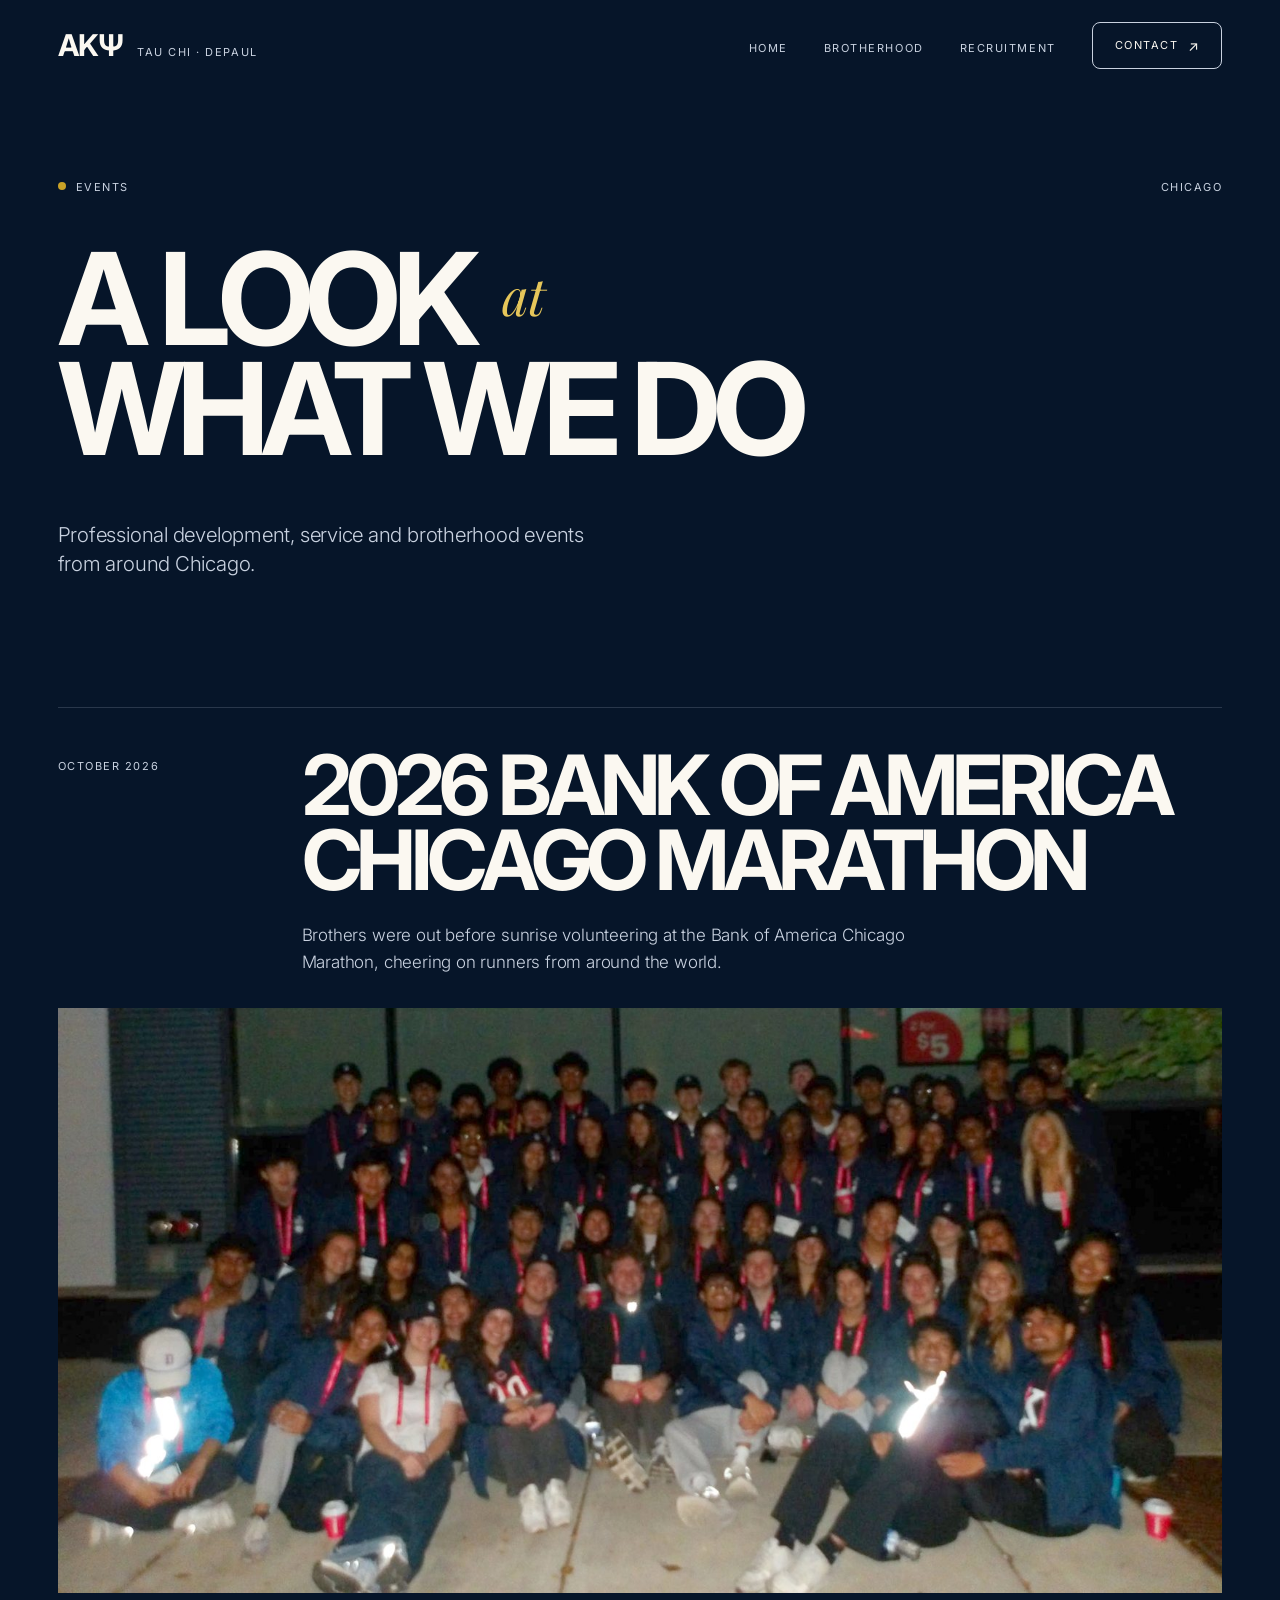
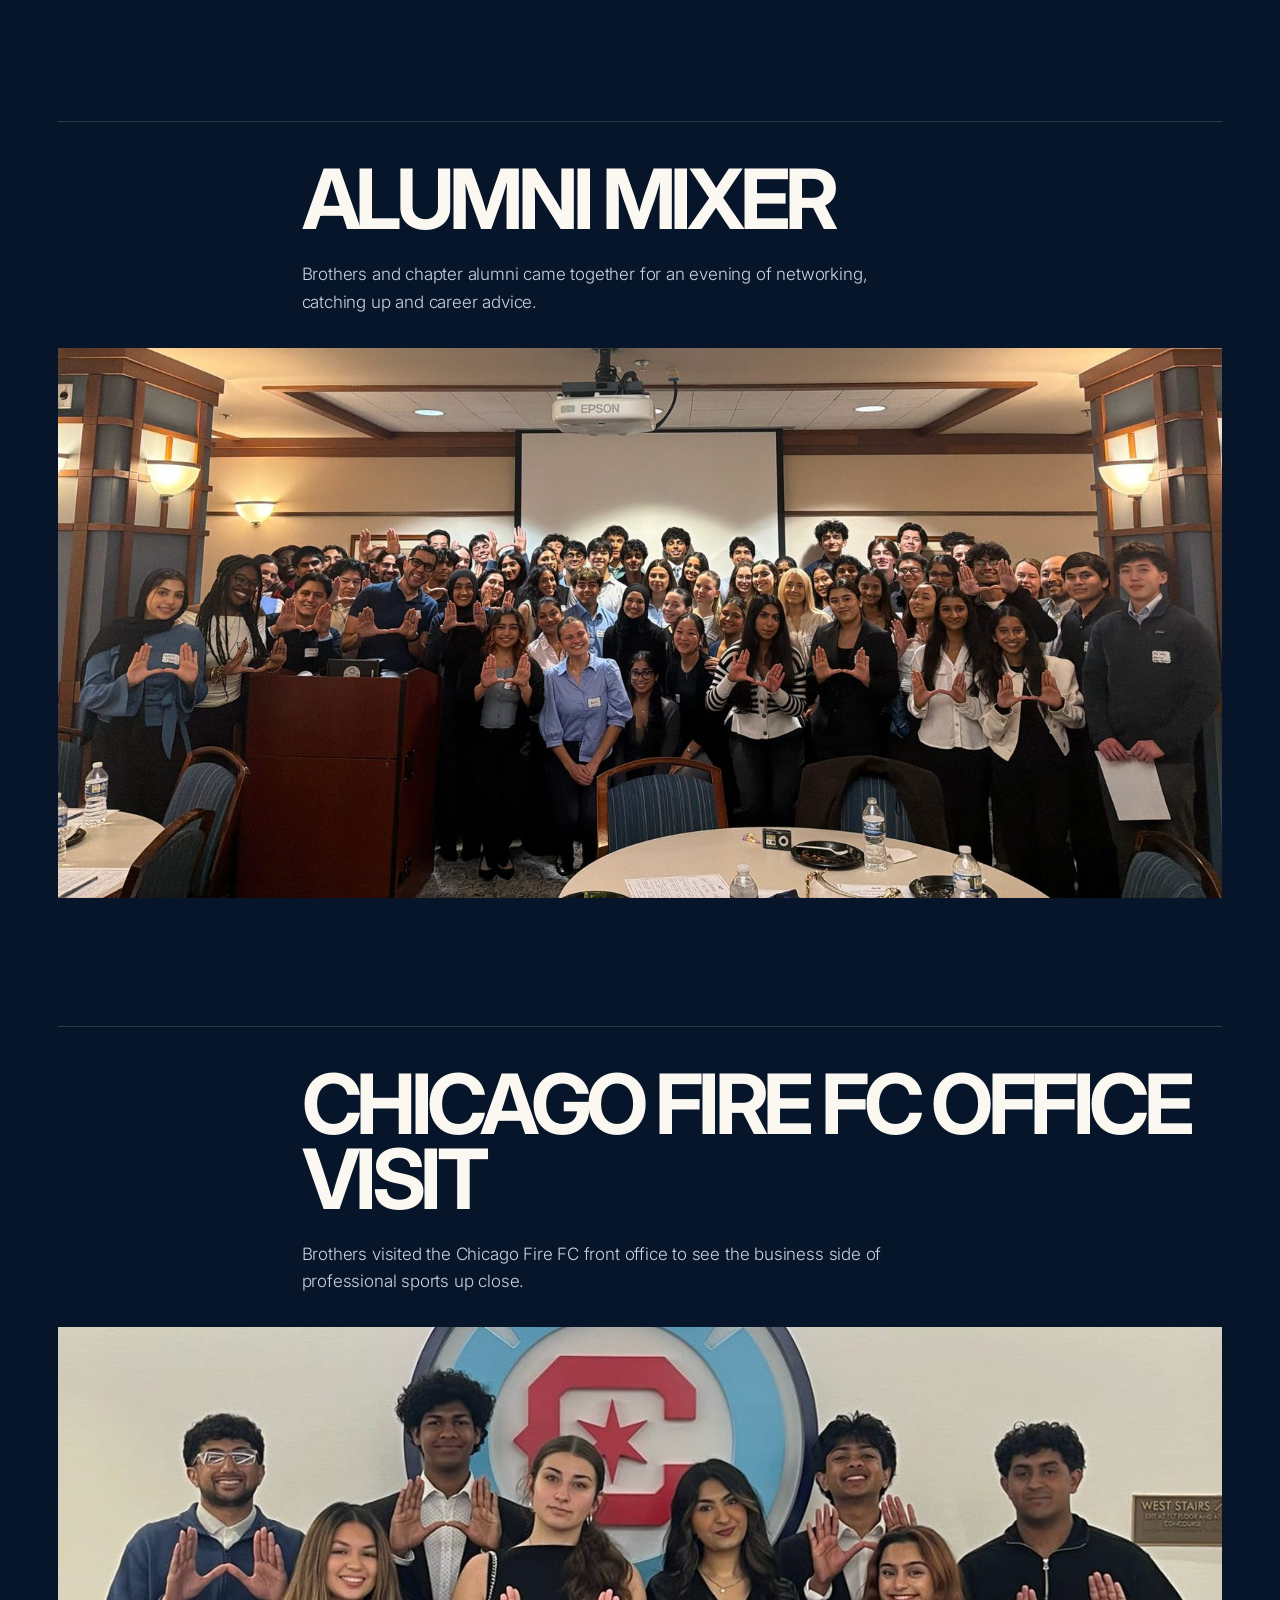
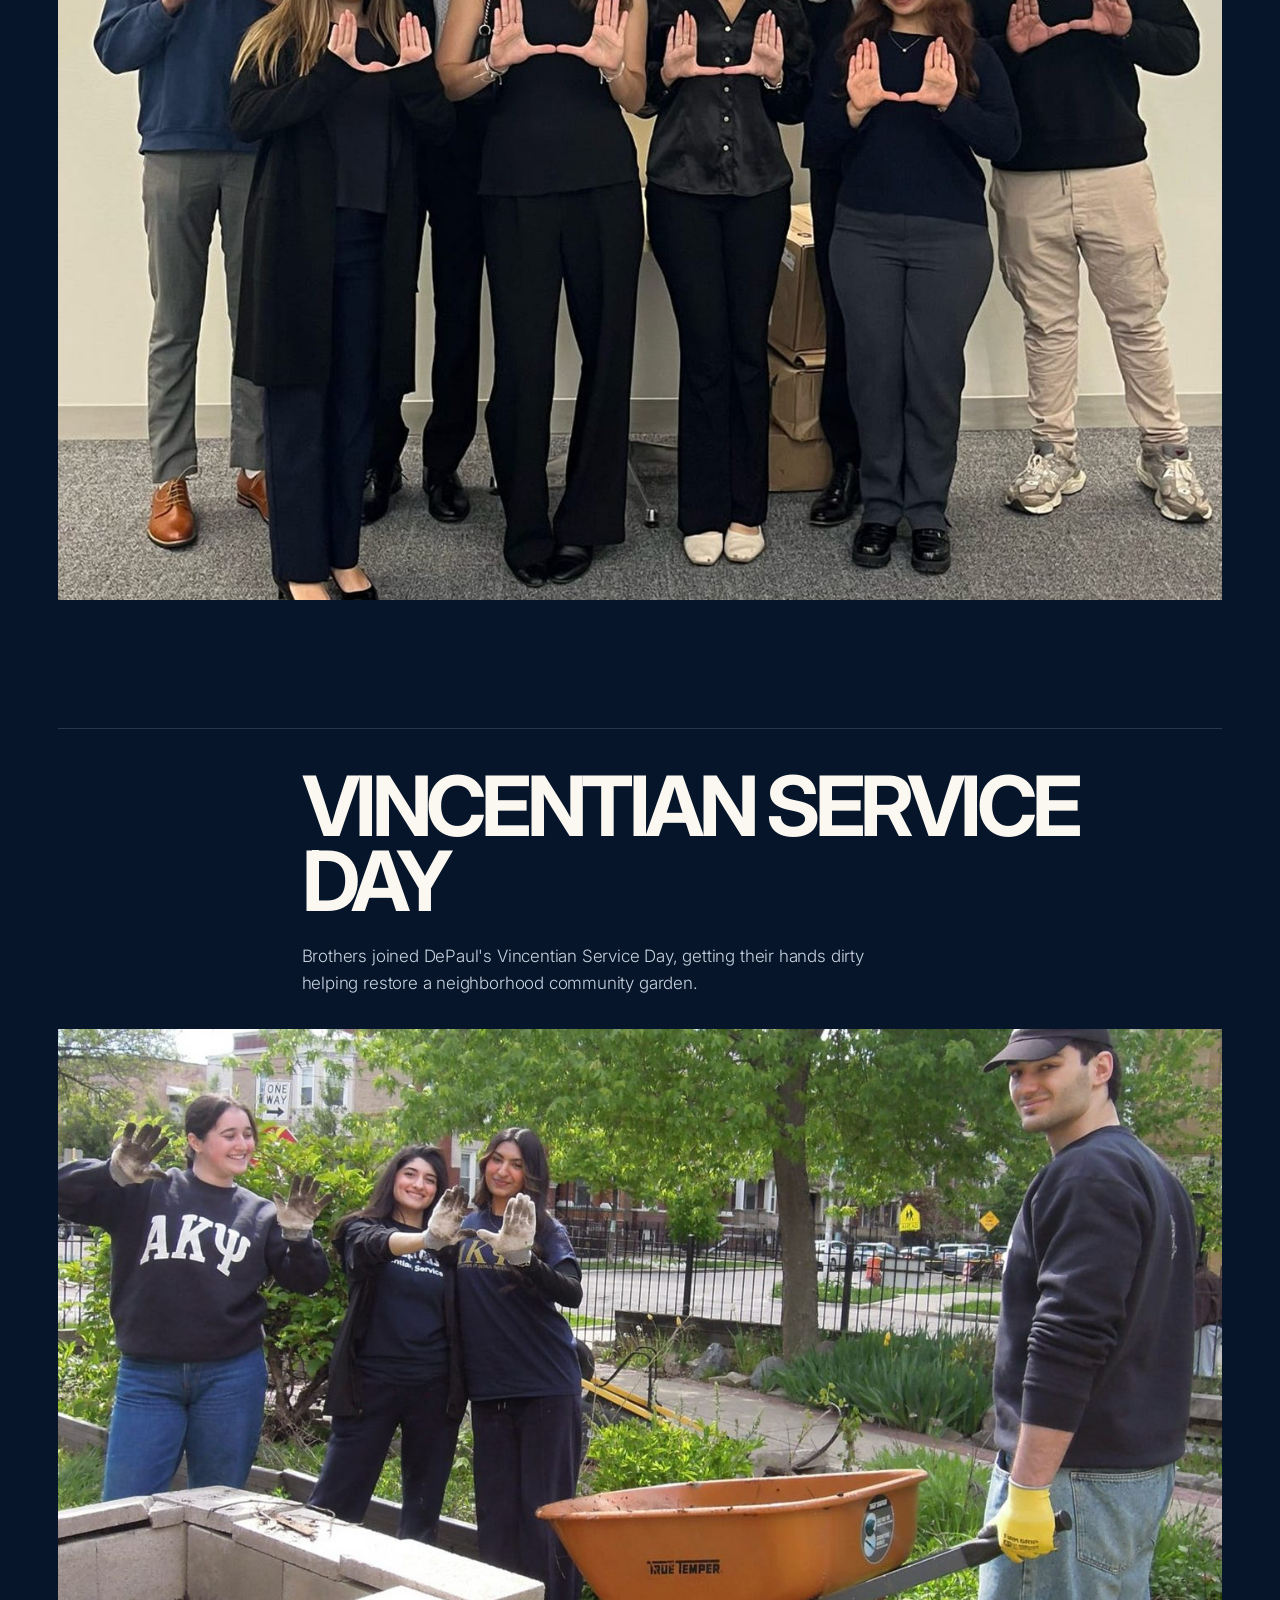
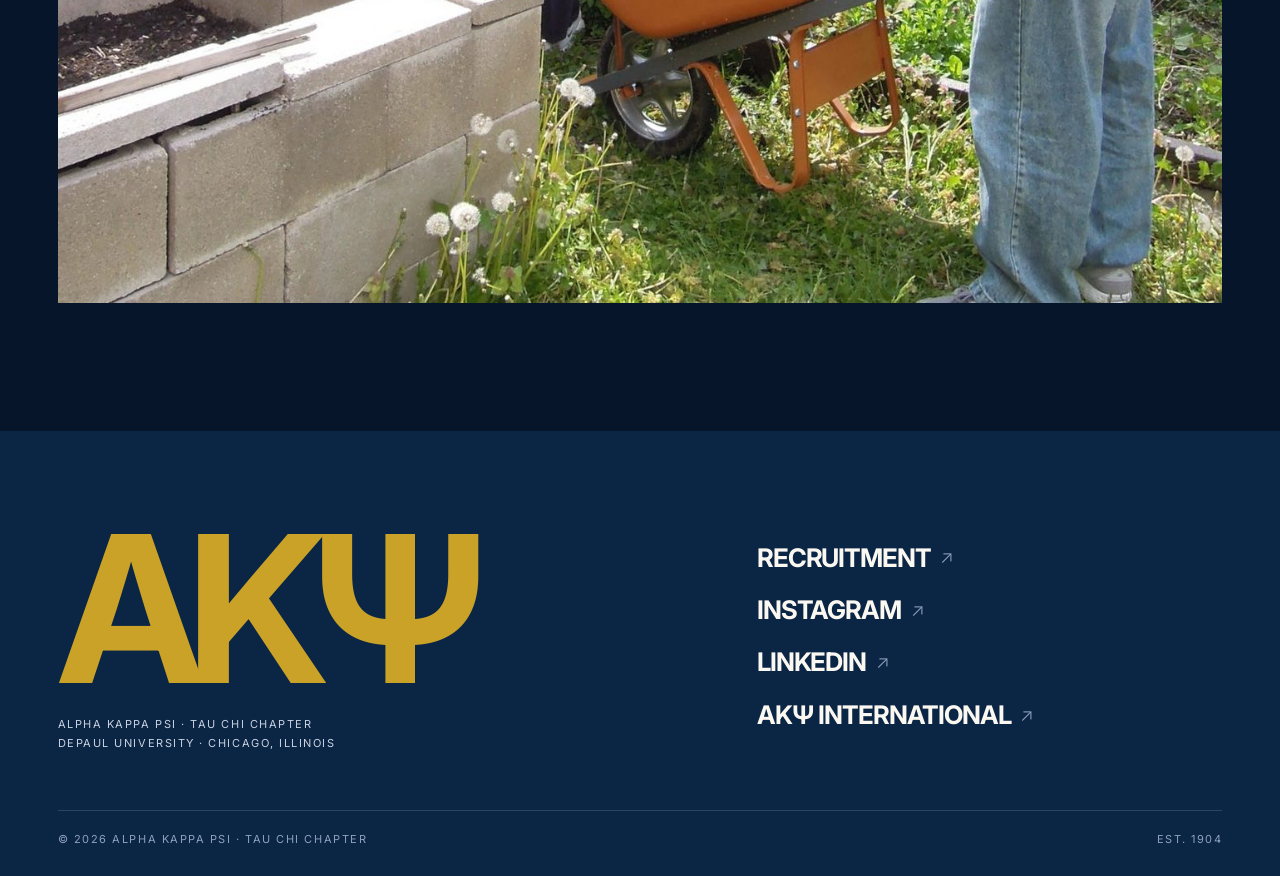
<file: events.html>
<!doctype html>
<html lang="en">
<head>
  <meta charset="utf-8">
  <meta name="viewport" content="width=device-width, initial-scale=1">
  <title>Events | Alpha Kappa Psi Tau Chi, DePaul</title>
  <meta name="description" content="Photos from Tau Chi Chapter events: professional visits, service, alumni mixers and more.">
  <!-- Link previews + icons -->
  <link rel="canonical" href="https://depaulakpsi.org/events.html">
  <meta property="og:type" content="website">
  <meta property="og:site_name" content="Alpha Kappa Psi · Tau Chi Chapter">
  <meta property="og:title" content="Events | Alpha Kappa Psi Tau Chi, DePaul">
  <meta property="og:description" content="Photos from Tau Chi Chapter events: professional visits, service, alumni mixers and more.">
  <meta property="og:url" content="https://depaulakpsi.org/events.html">
  <meta property="og:image" content="https://depaulakpsi.org/images/og-image.jpg">
  <meta property="og:image:width" content="1200">
  <meta property="og:image:height" content="630">
  <meta property="og:image:alt" content="The Tau Chi Chapter of Alpha Kappa Psi at DePaul University">
  <meta name="twitter:card" content="summary_large_image">
  <meta name="theme-color" content="#061529">
  <link rel="icon" href="favicon.ico" sizes="any">
  <link rel="icon" type="image/png" sizes="32x32" href="images/icons/favicon-32.png">
  <link rel="apple-touch-icon" href="images/icons/apple-touch-icon.png">
  <!-- /previews -->
  <link rel="preconnect" href="https://fonts.googleapis.com">
  <link rel="preconnect" href="https://fonts.gstatic.com" crossorigin>
  <link href="https://fonts.googleapis.com/css2?family=Inter:wght@300;400;700&family=Playfair+Display:ital,wght@1,400&display=swap" rel="stylesheet">
  <link rel="stylesheet" href="css/style.css?v=22">
</head>
<body>
  <header class="site-header">
    <nav class="nav wrap" aria-label="Main">
      <a class="brand" href="index.html"><span class="brand-letters">ΑΚΨ</span><span class="brand-text">Tau Chi · DePaul</span></a>
      <button class="nav-toggle" aria-label="Open menu" aria-expanded="false"><span></span><span></span></button>
      <ul class="nav-links">
        <li><a href="index.html">Home</a></li>
        <li><a href="brothers.html">Brotherhood</a></li>
        <li><a href="recruitment.html">Recruitment</a></li>
        <li><a class="btn-line" href="#contact">Contact</a></li>
      </ul>
    </nav>
  </header>

  <section class="hero page-hero">
    <div class="wrap">
      <div class="hero-top"><span class="label"><span class="dot"></span>Events</span><span class="label">Chicago</span></div>
      <h1><span class="row">A look <em>at</em></span><span class="row">what we do</span></h1>
      <div class="hero-foot"><p class="lead">Professional development, service and brotherhood events from around Chicago.</p></div>
    </div>
  </section>
  <section><div class="wrap" id="events"></div></section>

  <footer class="site-footer" id="contact">
    <div class="wrap">
      <div class="footer-grid">
        <div>
          <span class="brand-letters">ΑΚΨ</span>
          <p class="footer-name">Alpha Kappa Psi · Tau Chi Chapter<br>DePaul University · Chicago, Illinois</p>
        </div>
        <div class="footer-links">
          <a data-linktree>Recruitment</a>
          <a data-instagram target="_blank" rel="noopener">Instagram</a>
          <a data-linkedin target="_blank" rel="noopener">LinkedIn</a>
          <a href="https://akpsi.org" target="_blank" rel="noopener">AKΨ International</a>
          <a data-depaul-orgs target="_blank" rel="noopener">DePaul Student Orgs</a>
        </div>
      </div>
      <div class="footer-bottom"><span>© <span data-year></span> Alpha Kappa Psi · Tau Chi Chapter</span><span>Est. 1904</span></div>
    </div>
  </footer>

  <script src="data/site-data.js?v=9"></script>
  <script src="js/main.js?v=8"></script>
</body>
</html>
</file>
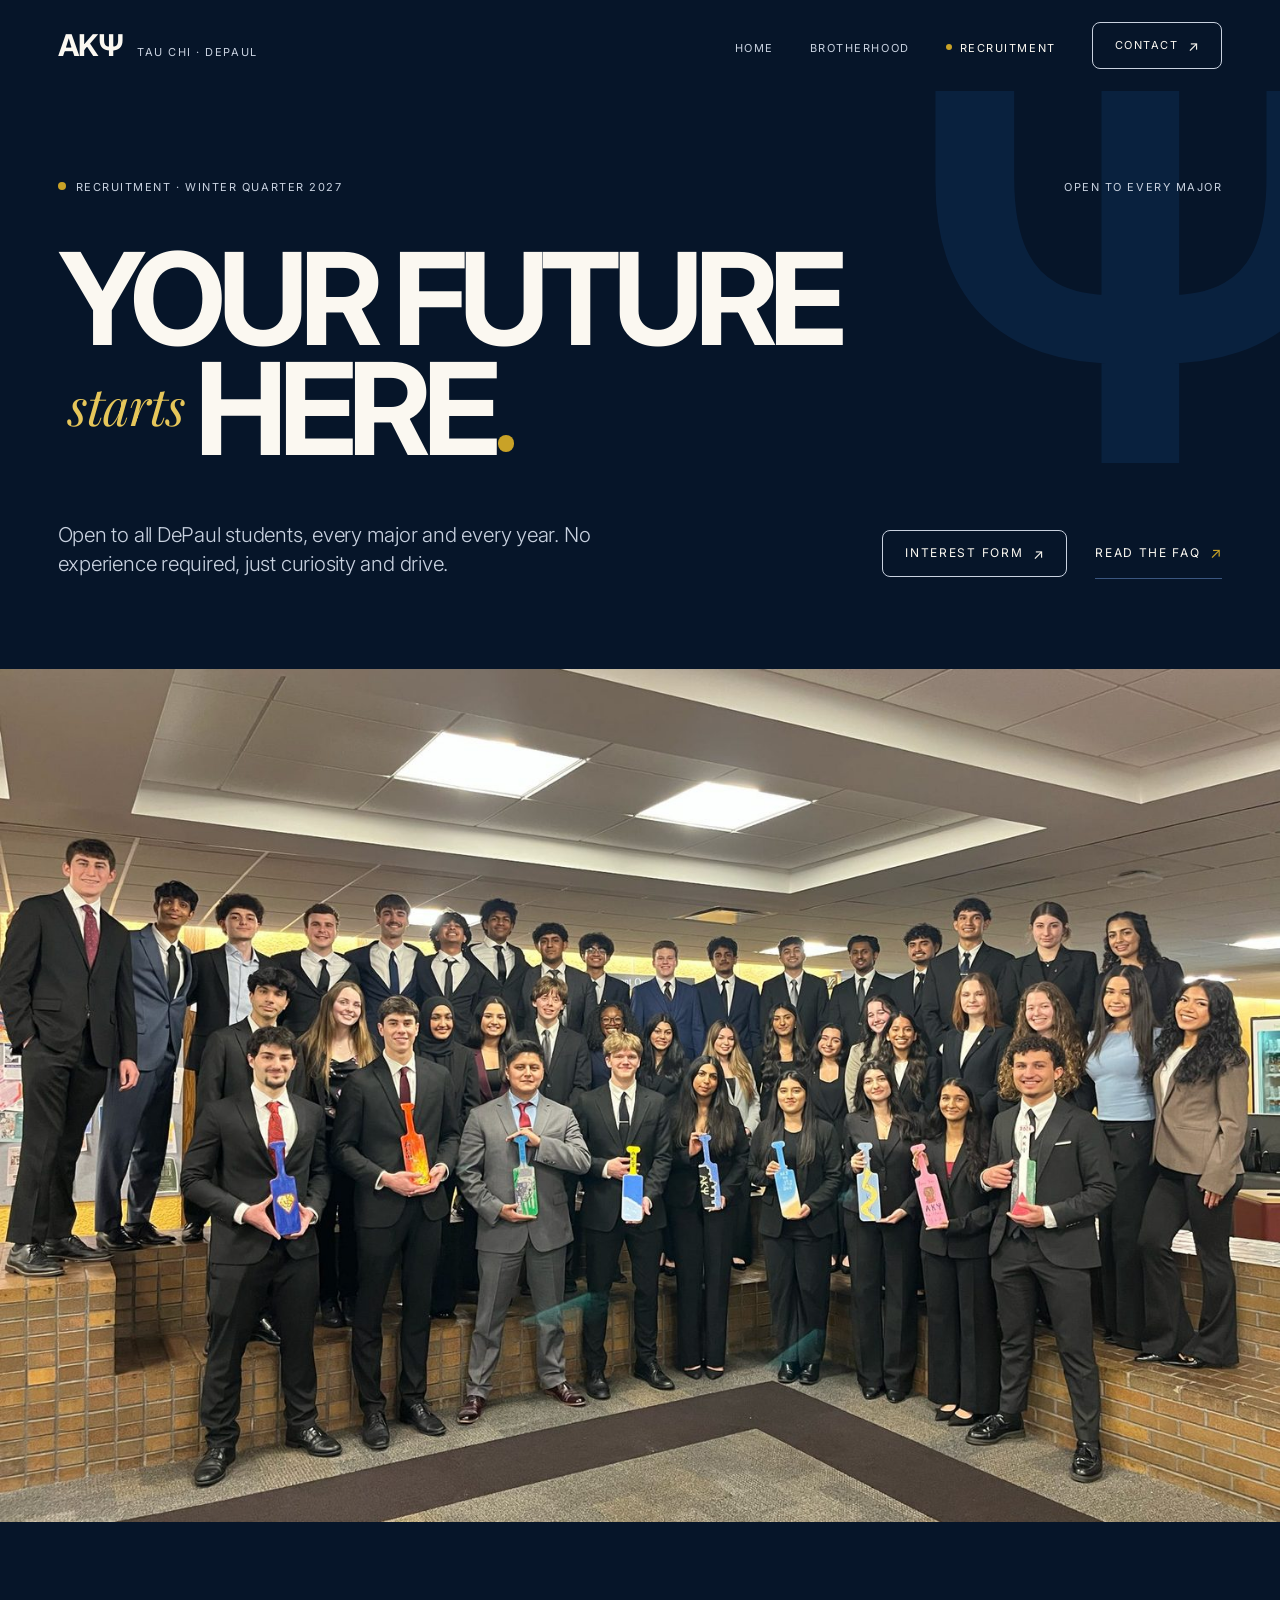
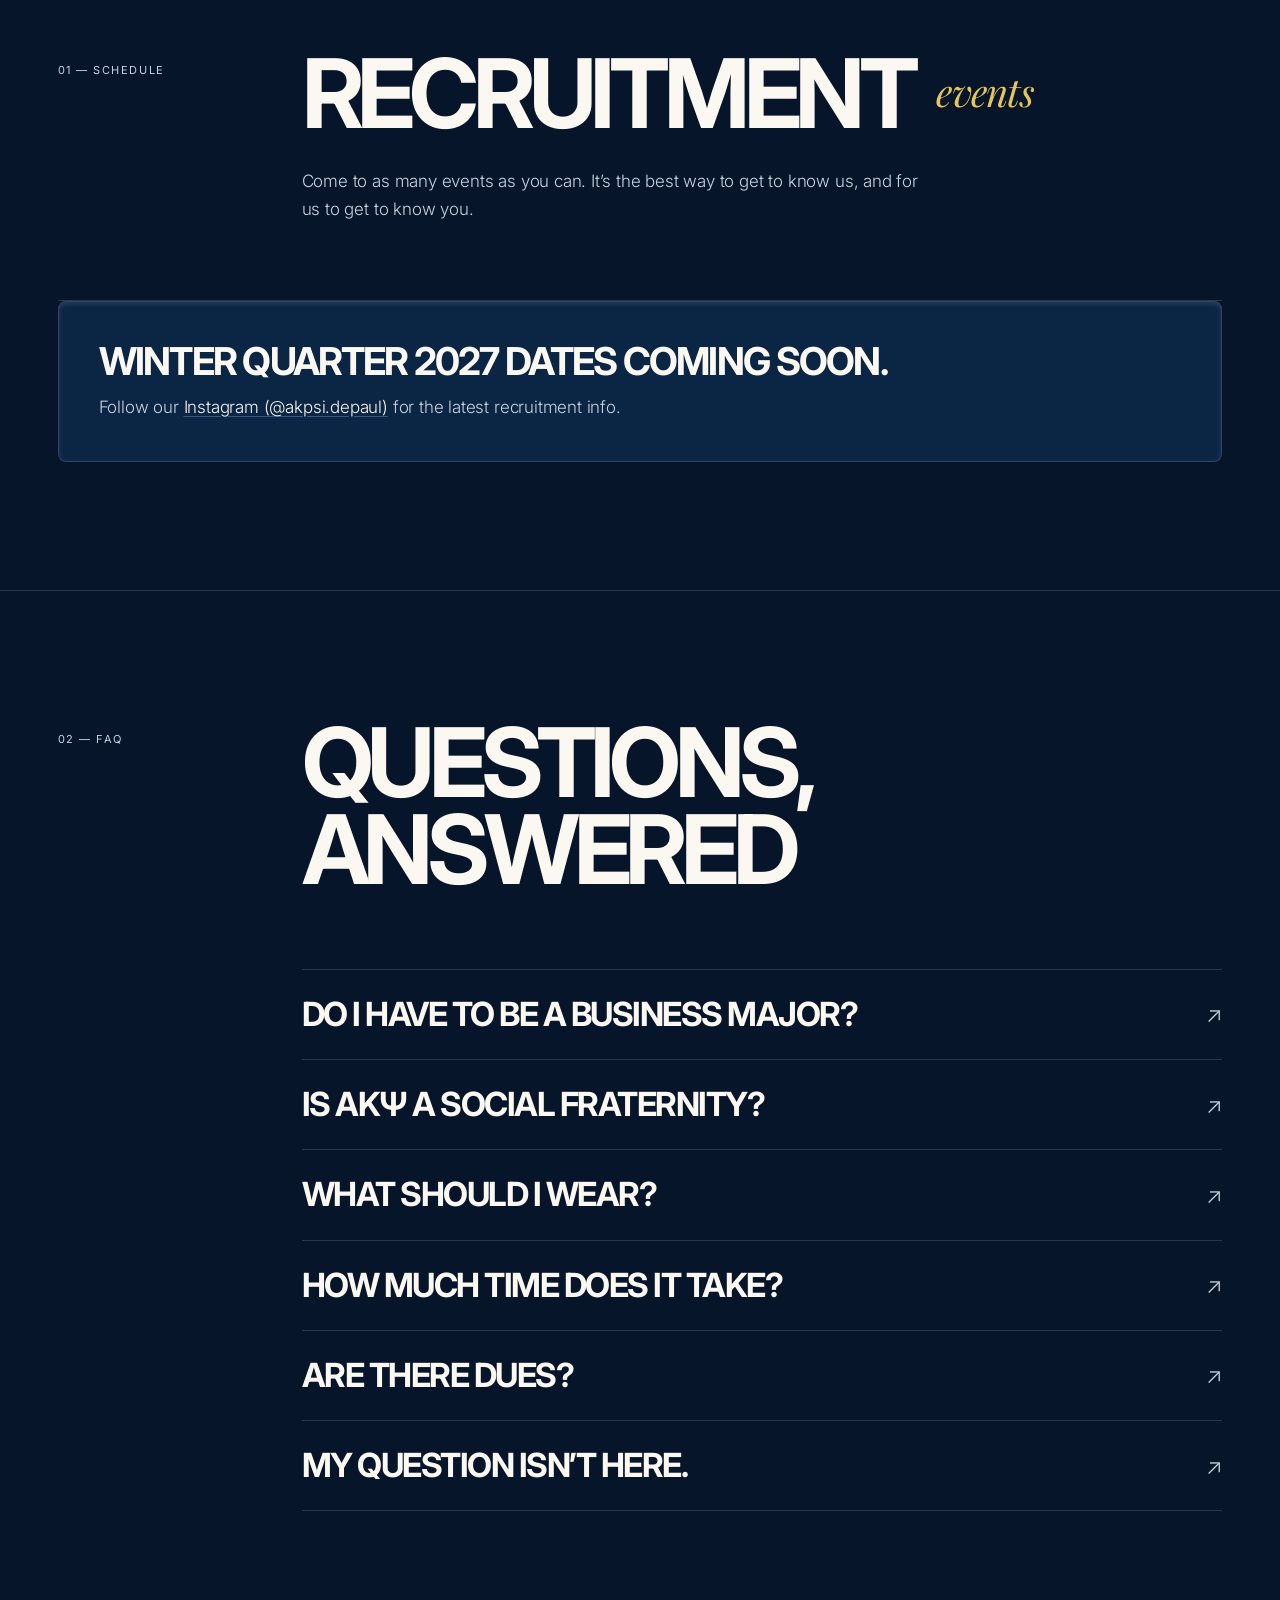
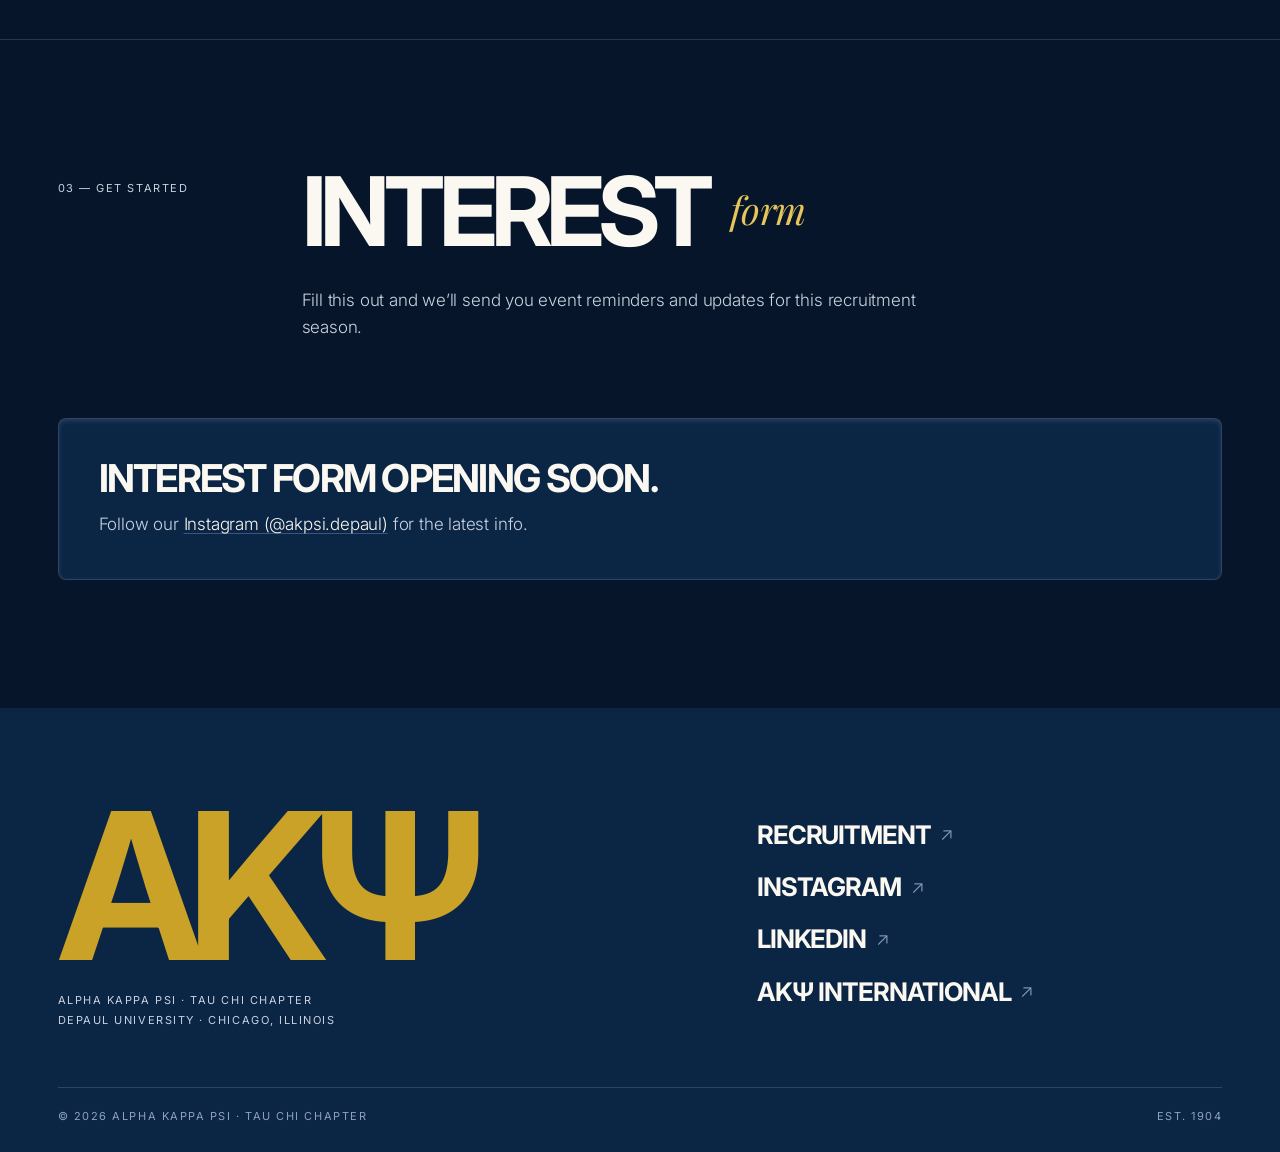
<file: recruitment.html>
<!doctype html>
<html lang="en">
<head>
  <meta charset="utf-8">
  <meta name="viewport" content="width=device-width, initial-scale=1">
  <title>Recruitment | Alpha Kappa Psi Tau Chi, DePaul</title>
  <meta name="description" content="Interested in Alpha Kappa Psi at DePaul? Winter Quarter 2027 recruitment info, FAQ and how to get involved with the Tau Chi Chapter.">
  <!-- Link previews + icons -->
  <link rel="canonical" href="https://depaulakpsi.org/recruitment.html">
  <meta property="og:type" content="website">
  <meta property="og:site_name" content="Alpha Kappa Psi · Tau Chi Chapter">
  <meta property="og:title" content="Recruitment | Alpha Kappa Psi Tau Chi, DePaul">
  <meta property="og:description" content="Interested in Alpha Kappa Psi at DePaul? Winter Quarter 2027 recruitment info, FAQ and how to get involved with the Tau Chi Chapter.">
  <meta property="og:url" content="https://depaulakpsi.org/recruitment.html">
  <meta property="og:image" content="https://depaulakpsi.org/images/og-image.jpg">
  <meta property="og:image:width" content="1200">
  <meta property="og:image:height" content="630">
  <meta property="og:image:alt" content="The Tau Chi Chapter of Alpha Kappa Psi at DePaul University">
  <meta name="twitter:card" content="summary_large_image">
  <meta name="theme-color" content="#061529">
  <link rel="icon" href="favicon.ico" sizes="any">
  <link rel="icon" type="image/png" sizes="32x32" href="images/icons/favicon-32.png">
  <link rel="apple-touch-icon" href="images/icons/apple-touch-icon.png">
  <!-- /previews -->
  <link rel="preconnect" href="https://fonts.googleapis.com">
  <link rel="preconnect" href="https://fonts.gstatic.com" crossorigin>
  <link href="https://fonts.googleapis.com/css2?family=Inter:wght@300;400;700&family=Playfair+Display:ital,wght@1,400&display=swap" rel="stylesheet">
  <link rel="stylesheet" href="css/style.css?v=22">
</head>
<body>
  <header class="site-header">
    <nav class="nav wrap" aria-label="Main">
      <a class="brand" href="index.html"><span class="brand-letters">ΑΚΨ</span><span class="brand-text">Tau Chi · DePaul</span></a>
      <button class="nav-toggle" aria-label="Open menu" aria-expanded="false"><span></span><span></span></button>
      <ul class="nav-links">
        <li><a href="index.html">Home</a></li>
        <li><a href="brothers.html">Brotherhood</a></li>
        <li><a href="recruitment.html">Recruitment</a></li>
        <li><a class="btn-line" href="#contact">Contact</a></li>
      </ul>
    </nav>
  </header>

  <section class="hero page-hero">
    <div class="hero-mark" aria-hidden="true">Ψ</div>
    <div class="wrap">
      <div class="hero-top"><span class="label"><span class="dot"></span>Recruitment · <span data-semester></span></span><span class="label">Open to every major</span></div>
      <h1>
        <span class="row">Your future</span>
        <span class="row"><em>starts</em>here<span class="red-dot"></span></span>
      </h1>
      <div class="hero-foot">
        <p class="lead">Open to all DePaul students, every major and every year. No experience required, just curiosity and drive.</p>
        <div class="actions"><a class="btn-line" href="#apply">Interest form</a><a class="cta-link" href="#faq">Read the FAQ</a></div>
      </div>
    </div>
    <div class="hero-media"><img src="images/chapter/chapter.jpg" alt="The Tau Chi chapter"></div>
  </section>

  <section>
    <div class="wrap">
      <div class="sec-head section-head"><span class="label">01 — Schedule</span><h2>Recruitment <em>events</em></h2><p>Come to as many events as you can. It’s the best way to get to know us, and for us to get to know you.</p></div>
      <div id="rush-schedule" class="schedule"></div>
    </div>
  </section>

  <section id="faq" class="rule">
    <div class="wrap">
      <div class="sec-head section-head"><span class="label">02 — FAQ</span><h2>Questions, answered</h2></div>
      <div class="faq-wrap"><span></span>
      <div class="faq">
        <details><summary>Do I have to be a business major?</summary><p>No. Alpha Kappa Psi is open to students of every major. Our brothers study everything from finance and marketing to computer science, communications and psychology.</p></details>
        <details><summary>Is AKΨ a social fraternity?</summary><p>No. We’re a co-ed professional business fraternity focused on career development, leadership and service, though we definitely have fun along the way.</p></details>
        <details><summary>What should I wear?</summary><p>Each event lists its dress code on the schedule above. Info nights are usually casual; interviews are business professional.</p></details>
        <details><summary>How much time does it take?</summary><p>Expect weekly chapter meetings plus professional and social events throughout the quarter. We’ll walk through the full commitment at info night.</p></details>
        <details><summary>Are there dues?</summary><p>Yes, like most organizations there are dues. We’ll share the exact amount and payment options during recruitment.</p></details>
        <details><summary>My question isn’t here.</summary><p>DM us on <a data-instagram target="_blank" rel="noopener">Instagram</a>. We’re happy to help.</p></details>
      </div></div>
    </div>
  </section>

  <section id="apply" class="rule">
    <div class="wrap">
      <div class="sec-head section-head"><span class="label">03 — Get started</span><h2>Interest <em>form</em></h2><p>Fill this out and we’ll send you event reminders and updates for this recruitment season.</p></div>
      <div id="interest-form"></div>
    </div>
  </section>

  <footer class="site-footer" id="contact">
    <div class="wrap">
      <div class="footer-grid">
        <div>
          <span class="brand-letters">ΑΚΨ</span>
          <p class="footer-name">Alpha Kappa Psi · Tau Chi Chapter<br>DePaul University · Chicago, Illinois</p>
        </div>
        <div class="footer-links">
          <a data-linktree>Recruitment</a>
          <a data-instagram target="_blank" rel="noopener">Instagram</a>
          <a data-linkedin target="_blank" rel="noopener">LinkedIn</a>
          <a href="https://akpsi.org" target="_blank" rel="noopener">AKΨ International</a>
          <a data-depaul-orgs target="_blank" rel="noopener">DePaul Student Orgs</a>
        </div>
      </div>
      <div class="footer-bottom"><span>© <span data-year></span> Alpha Kappa Psi · Tau Chi Chapter</span><span>Est. 1904</span></div>
    </div>
  </footer>

  <script src="data/site-data.js?v=9"></script>
  <script src="js/main.js?v=8"></script>
</body>
</html>
</file>
<file: css/style.css>
/* =========================================================
   Alpha Kappa Psi · Tau Chi — site styles
   Colors: edit --navy, --navy-deep, --gold and --linen just below.
   Void canvas, oversized bold caps, serif-italic connectives,
   one red accent used as punctuation, hairline chrome.
   ========================================================= */
:root {
  /* AKΨ palette: navy + gold, with cream and lighter navy as supporting tones */
  --navy-deep: #061529;      /* page canvas: deepest navy */
  --black: #030c18;
  --navy: #0b2545;  /* AKΨ navy: footer, raised panels */
  --smoke: #12305a;
  --graphite: #1d3f6e;
  --bone: #fbf8f1;      /* warm white text */
  --linen: #f6efdd;     /* cream editorial panel */
  --ash: #c9d2e0;       /* muted text on navy */
  --pebble: #8fa1bd;
  --iron: #3a5680;
  --gold: #c9a227;       /* AKΨ gold: the single accent */
  --gold-light: #e6c65a;
  --line: rgba(201, 210, 224, .18);
  --inset: rgba(255, 255, 255, .12) 0 2px 5px 0 inset;
  --sans: "Inter", ui-sans-serif, system-ui, -apple-system, "Segoe UI", Roboto, sans-serif;
  --serif: "Playfair Display", Georgia, serif;
  --pad: clamp(16px, 4.5vw, 64px);
}

* { box-sizing: border-box; }
html { -webkit-text-size-adjust: 100%; scroll-behavior: smooth; }
body {
  margin: 0; background: var(--navy-deep); color: var(--bone);
  font-family: var(--sans); font-weight: 400; font-size: 16px; line-height: 1.5; letter-spacing: -.017em;
  -webkit-font-smoothing: antialiased; overflow-x: hidden;
}
img { display: block; max-width: 100%; }
a { color: inherit; text-decoration: underline; text-decoration-color: var(--iron); text-underline-offset: 3px; }
h1, h2, h3, p { margin: 0; }
[hidden] { display: none !important; }
.wrap { padding-inline: var(--pad); max-width: 1600px; margin-inline: auto; }
em, .it { font-family: var(--serif); font-style: italic; font-weight: 400; text-transform: none; letter-spacing: -.03em; }

/* Labels: tiny tracked caps */
.label, .eyebrow {
  display: block; font-size: 11px; font-weight: 400; text-transform: uppercase; letter-spacing: .14em; color: var(--ash);
}
.label .dot, .eyebrow .dot { display: inline-block; width: 8px; height: 8px; border-radius: 50%; background: var(--gold); margin-right: 10px; vertical-align: 1px; }

/* ---------- Preview ribbon ---------- */
.ribbon { border-bottom: 1px solid var(--line); padding: 10px var(--pad); font-size: 10px; text-transform: uppercase; letter-spacing: .2em; color: var(--pebble); text-align: center; }

/* ---------- Top navigation (floats, not sticky) ---------- */
.site-header { position: relative; z-index: 20; }
.nav { display: flex; align-items: center; justify-content: space-between; gap: 24px; padding-block: 22px; }
.brand { text-decoration: none; display: flex; align-items: baseline; gap: 14px; }
.brand-letters { font-weight: 700; font-size: 30px; letter-spacing: -.04em; line-height: 1; }
.brand-text { font-size: 10px; text-transform: uppercase; letter-spacing: .2em; color: var(--ash); }
.nav-links { list-style: none; margin: 0; padding: 0; display: flex; align-items: center; gap: 36px; }
.nav-links a { text-decoration: none; font-size: 11px; text-transform: uppercase; letter-spacing: .14em; color: var(--ash); transition: color .2s, letter-spacing .25s; }
.nav-links a:hover { color: var(--bone); letter-spacing: .2em; }
.nav-links a.active { color: var(--bone); }
.nav-links a.active::before { content: ""; display: inline-block; width: 6px; height: 6px; border-radius: 50%; background: var(--gold); margin-right: 8px; vertical-align: 2px; }
.nav-links .btn-line { color: var(--bone); }
.nav-toggle { display: none; background: none; border: 1px solid var(--line); border-radius: 3px; padding: 10px 12px; cursor: pointer; }
.nav-toggle span { display: block; width: 18px; height: 1px; background: var(--bone); margin: 4px 0; }
@media (max-width: 820px) {
  .nav-toggle { display: block; }
  .brand-text { display: none; }
  .nav-links { display: none; position: absolute; top: 100%; left: 0; right: 0; flex-direction: column; align-items: flex-start; gap: 0; background: var(--navy); padding: 12px var(--pad) 28px; border-block: 1px solid var(--line); }
  .nav-links.open { display: flex; }
  .nav-links a { font-size: 34px; font-weight: 700; text-transform: uppercase; letter-spacing: -.05em; padding: 6px 0; color: var(--bone); }
  .nav-links a:hover { letter-spacing: -.05em; }
  .nav-links .btn-line { border: 0; padding: 6px 0; }
}

/* ---------- Actions ---------- */
.cta-link {
  display: inline-flex; align-items: center; gap: 10px; text-decoration: none; cursor: pointer;
  font-size: 12px; text-transform: uppercase; letter-spacing: .14em; color: var(--bone); padding: 14px 0;
  border-bottom: 1px solid var(--iron); transition: gap .25s ease, border-color .25s;
}
.cta-link::after { content: "↗"; font-size: 15px; letter-spacing: 0; transition: transform .25s ease; }
.cta-link:hover { gap: 16px; border-color: var(--bone); }
.cta-link:hover::after { transform: translate(2px, -2px); }
.btn-line, .btn, .btn-gold, .btn-navy {
  display: inline-flex; align-items: center; gap: 10px; text-decoration: none; cursor: pointer;
  border: 1px solid var(--ash); border-radius: 8px; padding: 12px 22px; background: transparent;
  font-family: var(--sans); font-size: 12px; text-transform: uppercase; letter-spacing: .14em; color: var(--bone);
  transition: background .25s, color .25s, border-color .25s;
}
.btn-line::after, .btn::after, .btn-gold::after, .btn-navy::after { content: "↗"; letter-spacing: 0; font-size: 14px; }
.btn-line:hover, .btn:hover, .btn-gold:hover, .btn-navy:hover { background: var(--bone); color: var(--navy-deep); border-color: var(--bone); }
.btn-solid { background: var(--gold); border-color: var(--gold); border-radius: 999px; color: var(--navy-deep); }
.btn-solid:hover { background: var(--bone); border-color: var(--bone); color: var(--navy-deep); }
.actions { display: flex; flex-wrap: wrap; gap: 28px; align-items: center; }

/* ---------- Sections ---------- */
section { padding-block: clamp(72px, 10vw, 128px); position: relative; }
.rule { border-top: 1px solid var(--line); }
.sec-head { display: grid; grid-template-columns: 220px 1fr; gap: 24px; margin-bottom: clamp(40px, 6vw, 80px); }
.sec-head h2 {
  font-size: clamp(44px, 7.5vw, 112px); font-weight: 700; text-transform: uppercase; line-height: .9; letter-spacing: -.065em;
}
.sec-head h2 em { color: var(--gold-light); font-size: .5em; letter-spacing: -.03em; vertical-align: .15em; margin: 0 .1em; }
.sec-head p { grid-column: 2; font-size: 18px; font-weight: 300; color: var(--ash); max-width: 620px; line-height: 1.5; margin-top: 8px; }
.sec-head .label { padding-top: 12px; }
@media (max-width: 820px) { .sec-head { grid-template-columns: 1fr; gap: 16px; } .sec-head p { grid-column: auto; } .sec-head .label { padding-top: 0; } }

/* ---------- Hero ---------- */
.hero { padding-block: clamp(40px, 7vw, 88px) 0; overflow: hidden; }
.hero-mark {
  position: absolute; right: -4vw; top: -3vw; z-index: 0; pointer-events: none; user-select: none;
  font-size: clamp(260px, 42vw, 680px); font-weight: 700; line-height: .8; letter-spacing: -.08em; color: var(--navy);
}
.hero .wrap { position: relative; z-index: 1; }
.hero-top { display: flex; justify-content: space-between; gap: 24px; align-items: flex-start; margin-bottom: clamp(28px, 4vw, 48px); }
.hero h1 {
  font-size: clamp(56px, 12.5vw, 200px); font-weight: 700; text-transform: uppercase; line-height: .86; letter-spacing: -.075em;
}
.hero h1 .row { display: block; }
.hero h1 em { color: var(--gold-light); font-size: .3em; letter-spacing: -.03em; vertical-align: .55em; margin: 0 .15em 0 .05em; font-weight: 400; }
.hero h1 .red-dot { display: inline-block; width: .13em; height: .13em; border-radius: 50%; background: var(--gold); margin-left: .04em; vertical-align: .02em; }
.hero-foot { display: grid; grid-template-columns: 1fr auto; gap: 32px; align-items: end; margin-top: clamp(32px, 5vw, 56px); }
.hero .lead { font-size: clamp(17px, 1.6vw, 22px); font-weight: 300; color: var(--ash); max-width: 560px; line-height: 1.45; }
.hero-media { margin-top: clamp(48px, 7vw, 96px); }
.hero-media img { width: 100%; }
@media (max-width: 820px) { .hero-foot { grid-template-columns: 1fr; } .hero-top .label:last-child { display: none; } }
.page-hero h1 { font-size: clamp(52px, 10vw, 160px); }

/* ---------- Stats ---------- */
.stats-row { display: grid; grid-template-columns: repeat(4, 1fr); border-top: 1px solid var(--line); }
.stat-item { padding: 32px 24px 8px 0; border-right: 1px solid var(--line); padding-left: 24px; }
.stat-item:first-child { padding-left: 0; }
.stat-item:last-child { border-right: 0; }
.stat-item strong { display: block; font-size: clamp(56px, 7vw, 112px); font-weight: 700; line-height: .9; letter-spacing: -.07em; }
.stat-item span { display: block; margin-top: 16px; font-size: 11px; text-transform: uppercase; letter-spacing: .14em; color: var(--ash); max-width: 200px; line-height: 1.5; }
@media (max-width: 820px) {
  .stats-row { grid-template-columns: repeat(2, 1fr); }
  .stat-item { padding: 24px 12px 24px 0; border-right: 0; border-bottom: 1px solid var(--line); }
  .stat-item:nth-child(odd) { border-right: 1px solid var(--line); }
  .stat-item:nth-child(even) { padding-left: 16px; }
}

/* ---------- Linen editorial panel (the one light section) ---------- */
.linen { background: var(--linen); color: var(--navy); }
.linen h2, .linen h3 { color: var(--navy); }
.linen .label, .linen .eyebrow { color: var(--iron); }
.linen a { text-decoration-color: var(--pebble); }
.split { display: grid; grid-template-columns: 1fr 1fr; gap: clamp(32px, 6vw, 96px); align-items: start; }
.split h2 { font-size: clamp(40px, 5.5vw, 80px); font-weight: 700; text-transform: uppercase; line-height: .92; letter-spacing: -.065em; margin: 16px 0 28px; }
.split h2 em { font-size: .55em; letter-spacing: -.03em; }
.split p { font-size: 17px; line-height: 1.6; max-width: 540px; }
.split p + p { margin-top: 1em; }
.linen .split p { color: #33445e; }
.linen .pull-quote blockquote { color: var(--navy); }
section:not(.linen) .split p { color: var(--ash); font-weight: 300; }
.photo-frame img { width: 100%; aspect-ratio: 4 / 3; object-fit: cover; object-position: center 30%; }
@media (max-width: 860px) { .split { grid-template-columns: 1fr; } }
.pull-quote { margin: clamp(72px, 10vw, 128px) 0 0; padding-top: 40px; border-top: 1px solid var(--iron); display: grid; grid-template-columns: 220px 1fr; gap: 24px; }
.pull-quote blockquote { margin: 0; font-family: var(--serif); font-style: italic; font-size: clamp(30px, 4.2vw, 60px); line-height: 1.08; letter-spacing: -.035em; }
.pull-quote figcaption { font-size: 11px; text-transform: uppercase; letter-spacing: .14em; color: var(--iron); padding-top: 14px; }
@media (max-width: 820px) { .pull-quote { grid-template-columns: 1fr; } }

/* ---------- Cards ---------- */
.cards { display: grid; grid-template-columns: repeat(2, 1fr); gap: 24px; }
.card {
  background: var(--navy-deep); border: 1px solid var(--line); border-radius: 8px; padding: clamp(24px, 3vw, 36px);
  display: flex; flex-direction: column; min-height: 280px; transition: border-color .3s, background .3s;
}
.card:hover { border-color: var(--ash); background: var(--navy); }
.card .num { font-size: 11px; letter-spacing: .14em; color: var(--pebble); margin-bottom: auto; padding-bottom: 48px; display: flex; justify-content: space-between; text-transform: uppercase; }
.card .num::after { content: "↗"; letter-spacing: 0; font-size: 15px; color: var(--iron); }
.card h3 { font-size: clamp(28px, 3vw, 42px); font-weight: 700; text-transform: uppercase; line-height: .95; letter-spacing: -.055em; margin-bottom: 16px; }
.card p { color: var(--ash); font-weight: 300; font-size: 16px; }
.card.featured { border-color: var(--gold); }
@media (max-width: 760px) { .cards { grid-template-columns: 1fr; } .card { min-height: 0; } }

/* Values: numbered editorial list */
.values { border-top: 1px solid var(--line); }
.value { display: grid; grid-template-columns: 220px 1.2fr 1fr; gap: 24px; align-items: baseline; padding: 28px 0; border-bottom: 1px solid var(--line); transition: padding .3s ease; }
.value:hover { padding-left: 16px; }
.value .num { font-size: 11px; letter-spacing: .14em; color: var(--pebble); }
.value h3 { font-size: clamp(40px, 6vw, 96px); font-weight: 700; text-transform: uppercase; line-height: .9; letter-spacing: -.07em; }
.value:hover h3 em { color: var(--gold); }
.value p { color: var(--ash); font-weight: 300; font-size: 16px; max-width: 380px; }
@media (max-width: 820px) { .value { grid-template-columns: 1fr; gap: 10px; } .value:hover { padding-left: 0; } }

/* ---------- Chapter life: full-bleed collage ---------- */
.life-grid { display: grid; grid-template-columns: 1.3fr 1fr; gap: 8px; }
.life-grid figure { margin: 0; position: relative; overflow: hidden; }
.life-grid img { width: 100%; height: 100%; aspect-ratio: 4 / 3; object-fit: cover; transition: transform .8s cubic-bezier(.2,.7,.2,1); }
.life-grid figure:hover img { transform: scale(1.03); }
.life-grid figure.wide { grid-column: 1 / -1; }
.life-grid figure.wide img { aspect-ratio: 1800 / 709; }
.life-grid figcaption {
  position: absolute; left: 0; bottom: 0; right: 0; padding: 48px 20px 18px;
  background: linear-gradient(transparent, rgba(6,21,41,.88)); font-size: 11px; text-transform: uppercase; letter-spacing: .14em;
}
.life-more { margin-top: 40px; }
@media (max-width: 700px) { .life-grid { grid-template-columns: 1fr; } }

/* ---------- Company marquee: oversized type ---------- */
.marquee { overflow: hidden; border-top: 1px solid var(--line); }
.marquee:last-child { border-bottom: 1px solid var(--line); }
.marquee-track { display: flex; width: max-content; animation: marquee 60s linear infinite; }
.marquee.reverse .marquee-track { animation-direction: reverse; animation-duration: 80s; }
.marquee:hover .marquee-track { animation-play-state: paused; }
.marquee-set { display: flex; flex-shrink: 0; }
.marquee-set span { white-space: nowrap; padding: 18px 0; display: inline-flex; align-items: center; font-size: clamp(22px, 2.6vw, 36px); font-weight: 300; letter-spacing: -.04em; color: var(--ash); }
.marquee-set span::after { content: "✕"; font-size: .4em; color: var(--iron); margin: 0 .9em; }
.marquee.featured .marquee-set span { font-size: clamp(44px, 6.5vw, 104px); font-weight: 700; text-transform: uppercase; letter-spacing: -.065em; color: var(--bone); padding: 14px 0; }
.marquee.featured .marquee-set span:nth-child(3n+2) { font-family: var(--serif); font-style: italic; font-weight: 400; text-transform: none; letter-spacing: -.04em; }
.marquee.featured .marquee-set span::after { content: ""; width: .14em; height: .14em; border-radius: 50%; background: var(--bone); margin: 0 .45em; }
.marquee.featured .marquee-set span:nth-child(5n+3)::after { background: var(--gold); }
@keyframes marquee { from { transform: translateX(0); } to { transform: translateX(-50%); } }
@media (prefers-reduced-motion: reduce) {
  .marquee-track { animation: none; width: auto; }
  .marquee-set { flex-wrap: wrap; }
  .marquee-set[aria-hidden="true"] { display: none; }
}

/* ---------- CTA ---------- */
.cta { overflow: hidden; }
.cta-box { border: 1px solid var(--gold); border-radius: 14.4px; padding: clamp(32px, 6vw, 88px); position: relative; overflow: hidden; background: var(--navy-deep); }
.cta h2 { font-size: clamp(52px, 10vw, 168px); font-weight: 700; text-transform: uppercase; line-height: .86; letter-spacing: -.075em; margin: 24px 0 32px; }
.cta h2 em { font-size: .32em; vertical-align: .6em; letter-spacing: -.03em; margin: 0 .25em 0 .3em; }
.cta p { color: var(--ash); font-weight: 300; font-size: 18px; max-width: 560px; margin-bottom: 32px; }
.cta .fine-print { font-size: 11px; text-transform: uppercase; letter-spacing: .12em; color: var(--pebble); margin: 32px 0 0; max-width: none; }

/* ---------- FAQ ---------- */
.faq { border-top: 1px solid var(--line); }
.faq details { border-bottom: 1px solid var(--line); }
.faq summary {
  list-style: none; cursor: pointer; padding: 28px 56px 28px 0; position: relative;
  font-size: clamp(22px, 2.6vw, 36px); font-weight: 700; text-transform: uppercase; letter-spacing: -.05em; line-height: 1;
  transition: padding .3s ease;
}
.faq summary:hover { padding-left: 12px; }
.faq summary::-webkit-details-marker { display: none; }
.faq summary::after { content: "↗"; position: absolute; right: 0; top: 50%; transform: translateY(-50%); font-weight: 300; font-size: 22px; color: var(--ash); transition: transform .3s ease; letter-spacing: 0; }
.faq details[open] summary::after { transform: translateY(-50%) rotate(90deg); color: var(--gold); }
.faq details p { color: var(--ash); font-weight: 300; font-size: 17px; max-width: 720px; padding: 0 0 28px; }
.faq-wrap { display: grid; grid-template-columns: 220px 1fr; gap: 24px; }
@media (max-width: 820px) { .faq-wrap { grid-template-columns: 1fr; } }

/* ---------- Footer ---------- */
.site-footer { background: var(--navy); padding: clamp(56px, 8vw, 96px) 0 28px; overflow: hidden; }
.footer-grid { display: grid; grid-template-columns: 1.4fr 1fr; gap: 48px; }
.footer-grid .brand-letters { font-size: clamp(96px, 16vw, 240px); letter-spacing: -.08em; line-height: .8; display: block; }
.footer-name { margin-top: 24px; font-size: 11px; text-transform: uppercase; letter-spacing: .14em; color: var(--ash); line-height: 1.8; }
.footer-links { display: flex; flex-direction: column; gap: 14px; padding-top: 12px; }
.footer-links a { text-decoration: none; font-size: clamp(20px, 2vw, 28px); font-weight: 700; text-transform: uppercase; letter-spacing: -.045em; display: inline-flex; gap: 10px; align-items: center; width: fit-content; transition: gap .25s; }
.footer-links a::after { content: "↗"; font-weight: 300; font-size: .7em; color: var(--pebble); }
.footer-links a:hover { gap: 18px; }
.footer-bottom { margin-top: 56px; padding-top: 20px; border-top: 1px solid var(--line); font-size: 10px; text-transform: uppercase; letter-spacing: .16em; color: var(--pebble); display: flex; justify-content: space-between; gap: 16px; flex-wrap: wrap; }
@media (max-width: 820px) { .footer-grid { grid-template-columns: 1fr; } }

/* ---------- Brotherhood: exec board ---------- */
.exec-grid { display: grid; grid-template-columns: repeat(4, 1fr); gap: 24px 16px; }
.member { position: relative; }
.member.has-link { cursor: pointer; }
.member-photo { aspect-ratio: 4 / 5; position: relative; background: var(--smoke); overflow: hidden; border-radius: 8px; }
.member-photo img { position: absolute; inset: 0; z-index: 1; width: 100%; height: 100%; object-fit: cover; object-position: center top; transition: transform .6s cubic-bezier(.2,.7,.2,1); }
.member:hover .member-photo img { transform: scale(1.03); }
.member-initials { position: absolute; inset: 0; display: grid; place-items: center; font-size: 48px; font-weight: 700; color: var(--graphite); letter-spacing: -.06em; }
.member-body { padding: 14px 0 0; border-top: 0; }
.member-role { font-size: 10px; text-transform: uppercase; letter-spacing: .14em; color: var(--pebble); }
.member h3 { font-size: clamp(20px, 1.8vw, 26px); font-weight: 700; text-transform: uppercase; letter-spacing: -.05em; line-height: 1; margin: 8px 0 4px; }
.member-meta { font-size: 13px; color: var(--pebble); }
.member-link { display: inline-block; margin-top: 8px; font-size: 10px; text-transform: uppercase; letter-spacing: .14em; color: var(--ash); text-decoration: none; }
.member.has-link .member-link::after { content: ""; position: absolute; inset: 0; z-index: 2; }
.member:hover .member-link { color: var(--bone); }
.member:hover .member-photo { outline: 1px solid var(--gold); outline-offset: 4px; }
@media (max-width: 1000px) { .exec-grid { grid-template-columns: repeat(3, 1fr); } }
@media (max-width: 680px) { .exec-grid { grid-template-columns: repeat(2, 1fr); gap: 24px 10px; } }

/* ---------- Brotherhood: photo strip ---------- */
.photo-strip { overflow: hidden; }
.photo-track { display: flex; width: max-content; animation: marquee 90s linear infinite; }
.photo-strip:hover .photo-track { animation-play-state: paused; }
.photo-set { display: flex; gap: 8px; padding-right: 8px; flex-shrink: 0; }
.photo-set figure { margin: 0; height: clamp(240px, 32vw, 460px); flex-shrink: 0; background: var(--smoke); }
.photo-set img { height: 100%; width: auto; }
@media (prefers-reduced-motion: reduce) { .photo-strip { overflow-x: auto; } .photo-track { animation: none; } .photo-set[aria-hidden="true"] { display: none; } }

/* ---------- Brotherhood: roster (on linen) ---------- */
.roster-count { font-size: 11px; text-transform: uppercase; letter-spacing: .14em; color: var(--iron); margin: -40px 0 48px; }
.pledge-class { display: grid; grid-template-columns: 220px 1fr; gap: 24px; padding: 28px 0; border-top: 1px solid rgba(11,37,69,.15); }
.pledge-class h3 { font-size: 11px; font-weight: 400; text-transform: uppercase; letter-spacing: .14em; color: var(--iron); padding-top: 8px; }
.roster { display: flex; flex-wrap: wrap; gap: 4px 28px; }
.brother { display: inline-flex; align-items: baseline; gap: 8px; text-decoration: none; color: var(--navy); font-size: clamp(20px, 2vw, 28px); font-weight: 700; letter-spacing: -.045em; text-transform: uppercase; line-height: 1.25; }
.brother .in { font-family: var(--sans); font-size: 10px; font-weight: 400; letter-spacing: .1em; color: var(--iron); }
a.brother:hover { text-decoration: underline; text-decoration-color: var(--gold); text-decoration-thickness: 2px; }
@media (max-width: 820px) { .pledge-class { grid-template-columns: 1fr; gap: 12px; } }

/* ---------- Recruitment ---------- */
.notice { border: 1px solid var(--line); border-radius: 8px; padding: clamp(24px, 4vw, 40px); box-shadow: var(--inset); background: var(--navy); }
.notice p { font-size: 18px; font-weight: 300; color: var(--ash); }
.notice strong { display: block; font-size: clamp(26px, 3vw, 40px); font-weight: 700; text-transform: uppercase; letter-spacing: -.05em; line-height: 1; color: var(--bone); margin-bottom: 14px; }
.notice a { color: var(--bone); }
.schedule { display: grid; gap: 0; border-top: 1px solid var(--line); }
.event { display: grid; grid-template-columns: 220px 1fr; gap: 24px; padding: 28px 0; border-bottom: 1px solid var(--line); }
.event-date { font-size: 32px; font-weight: 700; letter-spacing: -.05em; text-transform: uppercase; line-height: 1; }
.event-date small { display: block; font-size: 11px; font-weight: 400; letter-spacing: .14em; color: var(--pebble); margin-top: 8px; }
.event h3 { font-size: 32px; font-weight: 700; text-transform: uppercase; letter-spacing: -.05em; line-height: 1; }
.event p { color: var(--ash); margin-top: 8px; }
.form-wrap { border: 1px solid var(--line); border-radius: 8px; overflow: hidden; background: var(--bone); }
.form-wrap iframe { width: 100%; height: 900px; border: 0; }

/* ---------- Events page ---------- */
.event-block { padding-top: 40px; border-top: 1px solid var(--line); }
.event-block + .event-block { margin-top: clamp(72px, 10vw, 128px); }
.event-head { display: grid; grid-template-columns: 220px 1fr; gap: 24px; margin-bottom: 32px; }
.event-head h2 { grid-column: 2; font-size: clamp(40px, 6.5vw, 104px); font-weight: 700; text-transform: uppercase; line-height: .9; letter-spacing: -.065em; }
.event-head p { grid-column: 2; color: var(--ash); font-weight: 300; font-size: 18px; max-width: 620px; }
.event-head .eyebrow { grid-column: 1; grid-row: 1; padding-top: 10px; }
.gallery { display: grid; grid-template-columns: repeat(4, 1fr); grid-auto-rows: 240px; gap: 8px; }
.gallery a { display: block; overflow: hidden; background: var(--smoke); }
.gallery a.lead { grid-column: span 2; grid-row: span 2; }
.gallery img { width: 100%; height: 100%; object-fit: cover; transition: transform .6s ease; }
.gallery a:hover img { transform: scale(1.03); }
.gallery.single { display: block; }
.gallery.single img { height: auto; }
@media (max-width: 820px) { .event-head { grid-template-columns: 1fr; } .event-head h2, .event-head p, .event-head .eyebrow { grid-column: auto; grid-row: auto; } .gallery { grid-template-columns: repeat(2, 1fr); grid-auto-rows: 150px; } }

/* ---------- Motion ---------- */
.anim .reveal { opacity: 0; transform: translateY(40px); transition: opacity .9s ease, transform .9s cubic-bezier(.2,.7,.2,1); }
.anim .reveal.in { opacity: 1; transform: none; }
.hero h1 .row { animation: rise 1s cubic-bezier(.2,.7,.2,1) both; }
.hero h1 .row:nth-child(2) { animation-delay: .1s; }
.hero h1 .row:nth-child(3) { animation-delay: .2s; }
.hero-foot, .hero-top { animation: fade 1.2s ease .35s both; }
@keyframes rise { from { opacity: 0; transform: translateY(.35em); } to { opacity: 1; transform: none; } }
@keyframes fade { from { opacity: 0; } to { opacity: 1; } }
@media (prefers-reduced-motion: reduce) { .hero h1 .row, .hero-foot, .hero-top { animation: none; } .anim .reveal { opacity: 1; transform: none; } }

/* ---------- Beta Gamma pop-up ---------- */
.congrats { position: fixed; inset: 0; z-index: 9000; display: grid; place-items: center; padding: 16px; background: rgba(6,21,41,.85); opacity: 0; transition: opacity .35s ease; }
.congrats.show { opacity: 1; }
.congrats[hidden] { display: none; }
.congrats-confetti { position: fixed; inset: 0; width: 100%; height: 100%; pointer-events: none; z-index: 9001; }
.congrats-card { position: relative; z-index: 9002; width: min(680px, 100%); max-height: calc(100vh - 32px); overflow: auto; background: var(--navy-deep); border: 1px solid var(--gold); border-radius: 14.4px; transform: translateY(24px); transition: transform .5s cubic-bezier(.2,.8,.2,1); }
.congrats.show .congrats-card { transform: none; }
.congrats-card img { width: 100%; aspect-ratio: 1800 / 709; object-fit: cover; }
.congrats-body { padding: 28px 28px 32px; }
.congrats-kicker { font-size: 11px; text-transform: uppercase; letter-spacing: .14em; color: var(--ash); margin-bottom: 14px; }
.congrats-kicker::before { content: ""; display: inline-block; width: 8px; height: 8px; border-radius: 50%; background: var(--gold); margin-right: 10px; vertical-align: 1px; }
.congrats-body h2 { font-size: clamp(36px, 6vw, 60px); font-weight: 700; text-transform: uppercase; line-height: .9; letter-spacing: -.065em; margin-bottom: 16px; }
.congrats-body p { color: var(--ash); font-weight: 300; margin-bottom: 24px; }
.congrats-close { position: absolute; top: 12px; right: 12px; width: 38px; height: 38px; border-radius: 3px; border: 1px solid var(--line); background: rgba(6,21,41,.7); color: var(--bone); font-size: 20px; cursor: pointer; }
.congrats-close:hover { border-color: var(--bone); }

/* Gold touches that complement the navy */
.cta-link:hover { border-color: var(--gold); }
.cta-link::after { color: var(--gold); }
.linen .sec-head h2 em, .linen .split h2 em { color: #a8841a; }
.linen .label .dot { background: var(--gold); }
.hero-mark { color: var(--navy); opacity: .75; }
.stat-item strong { color: var(--bone); }
.stat-item:first-child strong { color: var(--gold); }
.footer-grid .brand-letters { color: var(--gold); }

/* ---------- Opening animation: ΑΚΨ letters (home page, once per visit) ---------- */
.intro {
  position: fixed; inset: 0; z-index: 200; display: grid; place-items: center; cursor: pointer;
  background: var(--navy-deep); animation: introOut .4s ease 1.2s forwards;
}
.intro-inner { text-align: center; }
.intro-letters { display: flex; justify-content: center; gap: .02em; font-weight: 700; color: var(--gold);
  font-size: clamp(6rem, 22vw, 15rem); line-height: .9; letter-spacing: -.06em; }
.intro-letters span { display: inline-block; opacity: 0; transform: translateY(.2em); filter: blur(10px);
  animation: letterIn .55s cubic-bezier(.2,.7,.2,1) forwards; }
.intro-letters span:nth-child(1) { animation-delay: .05s; }
.intro-letters span:nth-child(2) { animation-delay: .22s; }
.intro-letters span:nth-child(3) { animation-delay: .39s; }
.intro-line { height: 1px; width: min(280px, 60vw); margin: 1.6rem auto 1.1rem; background: var(--gold); transform: scaleX(0); animation: lineIn .35s ease .7s forwards; }
.intro-sub { color: var(--ash); font-size: 11px; letter-spacing: .2em; text-transform: uppercase; opacity: 0; animation: fade .35s ease .8s forwards; }
@keyframes letterIn { to { opacity: 1; transform: none; filter: blur(0); } }
@keyframes lineIn { to { transform: scaleX(1); } }
@keyframes introOut { to { opacity: 0; visibility: hidden; } }
.intro.intro-done, .intro-seen .intro { display: none; }
/* Headline rises in as the intro clears */
html:not(.intro-seen) .hero-home h1 .row { animation-delay: 1.3s; }
html:not(.intro-seen) .hero-home h1 .row:nth-child(2) { animation-delay: 1.4s; }
html:not(.intro-seen) .hero-home h1 .row:nth-child(3) { animation-delay: 1.5s; }
html:not(.intro-seen) .hero-home .hero-top, html:not(.intro-seen) .hero-home .hero-foot { animation-delay: 1.6s; }
@media (prefers-reduced-motion: reduce) { .intro { display: none; } }

/* =========================================================
   Typography system — one set of rules for every page
   Inter 700  : headlines (tight tracking)
   Inter 300  : body copy, 17px
   Inter 400  : small labels, 11px uppercase, wide tracking
   Playfair italic : only the small gold connecting words + the mission quote
   ========================================================= */
:root {
  --t-display: -.065em;   /* big headlines */
  --t-head: -.045em;      /* smaller bold headings */
  --t-label: .14em;       /* tiny uppercase labels */
}

/* Body copy: one size, one weight */
.sec-head p, .split p, .card p, .value p, .faq details p, .cta p, .event-head p,
.notice p, .event p, .congrats-body p, section:not(.linen) .split p, .linen .split p {
  font-size: 17px; font-weight: 300; line-height: 1.6; letter-spacing: -.011em;
}
.hero .lead { font-weight: 300; letter-spacing: -.011em; }

/* Labels: one size, one tracking */
.label, .eyebrow, .card .num, .value .num, .member-role, .member-link, .brother .in,
.footer-bottom, .brand-text, .cta .fine-print, .roster-count, .life-grid figcaption,
.nav-links a, .pledge-class h3, .congrats-kicker, .event-date small, .stat-item span,
.pull-quote figcaption, .member-meta {
  font-family: var(--sans); font-size: 11px; font-weight: 400; font-style: normal;
  text-transform: uppercase; letter-spacing: var(--t-label);
}
.member-meta { color: var(--pebble); margin-top: 6px; }
@media (max-width: 820px) { .nav-links a { font-size: 34px; font-weight: 700; letter-spacing: var(--t-display); } }

/* Buttons: identical everywhere */
.btn-line, .btn, .btn-gold, .btn-navy, .cta-link {
  font-family: var(--sans); font-size: 12px; font-weight: 400; letter-spacing: var(--t-label);
}

/* Headlines: same tracking ratio at every size */
.hero h1, .sec-head h2, .split h2, .cta h2, .event-head h2, .value h3,
.stat-item strong, .marquee.featured .marquee-set span, .congrats-body h2 { letter-spacing: var(--t-display); }
.card h3, .faq summary, .member h3, .brother, .notice strong, .event h3, .event-date,
.footer-links a { letter-spacing: var(--t-head); }

/* Gold italic connecting words: one proportion in every headline */
.hero h1 em, .sec-head h2 em, .split h2 em, .cta h2 em {
  font-size: .4em; vertical-align: .55em; letter-spacing: -.02em; margin: 0 .2em; font-weight: 400;
  color: var(--gold-light);
}
.linen .sec-head h2 em, .linen .split h2 em { color: #a8841a; }

/* Company names: all one face (no mid-list italics) */
.marquee.featured .marquee-set span:nth-child(3n+2) {
  font-family: var(--sans); font-style: normal; font-weight: 700; text-transform: uppercase; letter-spacing: var(--t-display);
}
/* Values: keep the description column aligned on every row */
.value { grid-template-columns: 220px minmax(0, 1.25fr) minmax(0, 1fr); }
@media (max-width: 820px) { .value { grid-template-columns: 1fr; } }
.value h3 { font-size: clamp(36px, 5vw, 80px); }

/* ---------- Company logos strip ---------- */
.marquee-set { align-items: center; }
.marquee .marquee-set span.logo-item {
  display: inline-flex; align-items: center; justify-content: center; padding: 26px 0; margin: 0 clamp(28px, 4vw, 56px);
  font-size: 0; color: transparent;
}
.marquee .marquee-set span.logo-item::after { content: none; display: none; }
.logo-item img {
  display: block; height: 34px; width: auto; max-width: 200px; object-fit: contain;
  filter: brightness(0) invert(1); opacity: .72; transition: opacity .3s ease;
}
.marquee.featured .logo-item img { height: 52px; max-width: 260px; opacity: .92; }
.logo-item:hover img { opacity: 1; }
@media (max-width: 700px) {
  .logo-item img { height: 26px; max-width: 140px; }
  .marquee.featured .logo-item img { height: 38px; max-width: 180px; }
}
/* Longer logo lists: keep the scroll speed relaxed */
.marquee.featured .marquee-track { animation-duration: 95s; }
.marquee.reverse .marquee-track { animation-duration: 110s; }

/* ---------- Logo strip: manual scrolling (arrows, swipe, trackpad) ---------- */
.marquee {
  overflow-x: auto; overflow-y: hidden; scrollbar-width: none; -ms-overflow-style: none;
  overscroll-behavior-x: contain; -webkit-overflow-scrolling: touch; cursor: grab;
}
.marquee::-webkit-scrollbar { display: none; }
.marquee:active { cursor: grabbing; }
.marquee .marquee-track { animation: none !important; transform: none !important; width: max-content !important; }
.marquee .marquee-set { flex-wrap: nowrap !important; }
.marquee .marquee-set[aria-hidden="true"] { display: flex !important; }
.logo-item img { -webkit-user-drag: none; user-select: none; pointer-events: none; }
.marquee-controls { display: flex; justify-content: flex-end; gap: 10px; padding-top: 20px; }
.mq-btn {
  width: 46px; height: 46px; border-radius: 50%; border: 1px solid var(--line); background: transparent;
  color: var(--bone); font-family: var(--sans); font-size: 18px; line-height: 1; cursor: pointer;
  display: grid; place-items: center; transition: border-color .2s, background .2s, color .2s;
}
.mq-btn:hover { border-color: var(--gold); color: var(--gold); }
.mq-btn:active { background: var(--gold); color: var(--navy-deep); }
.mq-btn:focus-visible { outline: 2px solid var(--gold); outline-offset: 3px; }

/* ---------- Phone layout ---------- */
@media (max-width: 700px) {
  section { padding-block: 60px; }
  .sec-head { margin-bottom: 32px; gap: 12px; }
  .sec-head p { margin-top: 4px; }

  /* Hero */
  .hero { padding-top: 28px; }
  .hero-top { margin-bottom: 22px; }
  .hero-foot { gap: 22px; margin-top: 26px; }
  .hero-foot .actions, .cta .actions { flex-direction: column; align-items: stretch; gap: 6px; }
  .hero-foot .actions .btn-line, .cta .actions .btn-line { justify-content: center; padding: 15px 20px; }
  .hero-foot .actions .cta-link, .cta .actions .cta-link { justify-content: center; border-bottom: 0; padding: 12px 0; }
  .hero-media { margin-top: 36px; }

  /* Stats */
  .stat-item { padding-block: 22px; }
  .stat-item span { margin-top: 10px; }

  /* About + quote */
  .split { gap: 28px; }
  .split h2 { margin: 12px 0 18px; }
  .pull-quote { margin-top: 48px; padding-top: 24px; gap: 12px; }
  .pull-quote blockquote { font-size: 28px; line-height: 1.12; }

  /* Cards */
  .cards { gap: 12px; }
  .card { padding: 22px; }
  .card .num { padding-bottom: 18px; }
  .card h3 { font-size: 26px; margin-bottom: 10px; }

  /* Values */
  .value { padding: 20px 0; gap: 6px; }

  /* Chapter life */
  .life-grid { gap: 6px; }
  .life-grid figcaption { padding: 36px 14px 12px; font-size: 10px; }
  .life-more { margin-top: 24px; }

  /* Logo strip */
  .marquee .marquee-set span.logo-item { padding: 20px 0; margin: 0 22px; }
  .marquee-controls { padding: 16px var(--pad) 0; }

  /* CTA */
  .cta-box { padding: 30px 22px; border-radius: 12px; }
  .cta h2 { margin: 16px 0 20px; }
  .cta p { margin-bottom: 22px; }
  .cta .fine-print { margin-top: 18px; }

  /* FAQ */
  .faq summary { font-size: 20px; padding: 20px 40px 20px 0; }
  .faq details p { padding-bottom: 20px; }

  /* Brotherhood */
  .exec-grid { gap: 22px 12px; }
  .member h3 { font-size: 18px; }
  .member-role { font-size: 10px; letter-spacing: .1em; }
  .roster-count { margin: -12px 0 28px; }
  .pledge-class { padding: 22px 0; }
  .brother { font-size: 19px; }
  .photo-set figure { height: 220px; }

  /* Recruitment */
  .notice { padding: 22px; }
  .notice strong { font-size: 24px; }
  .event { grid-template-columns: 1fr; gap: 6px; padding: 20px 0; }
  .event-date, .event h3 { font-size: 24px; }

  /* Events page */
  .event-head { gap: 10px; margin-bottom: 20px; }

  /* Footer */
  .site-footer { padding-top: 48px; }
  .footer-grid { gap: 28px; }
  .footer-links a { font-size: 20px; }
  .footer-bottom { margin-top: 36px; }

  /* Pop-up */
  .congrats-body { padding: 20px 20px 24px; }
}
@media (max-width: 700px) {
  #placements-section { padding-bottom: 28px; }
  #placements-section + .cta { padding-top: 28px; }
}

/* Beta Gamma pop-up: centered layout, headline sized to fit */
.congrats-body { text-align: center; }
.congrats-body h2 { font-size: clamp(26px, 7.8vw, 56px); }
.congrats-body .congrats-ok { justify-content: center; }
.congrats-body p { margin-left: auto; margin-right: auto; max-width: 460px; }
@media (max-width: 700px) {
  .congrats-body .congrats-ok { width: 100%; padding: 15px 20px; }
}
</file>
